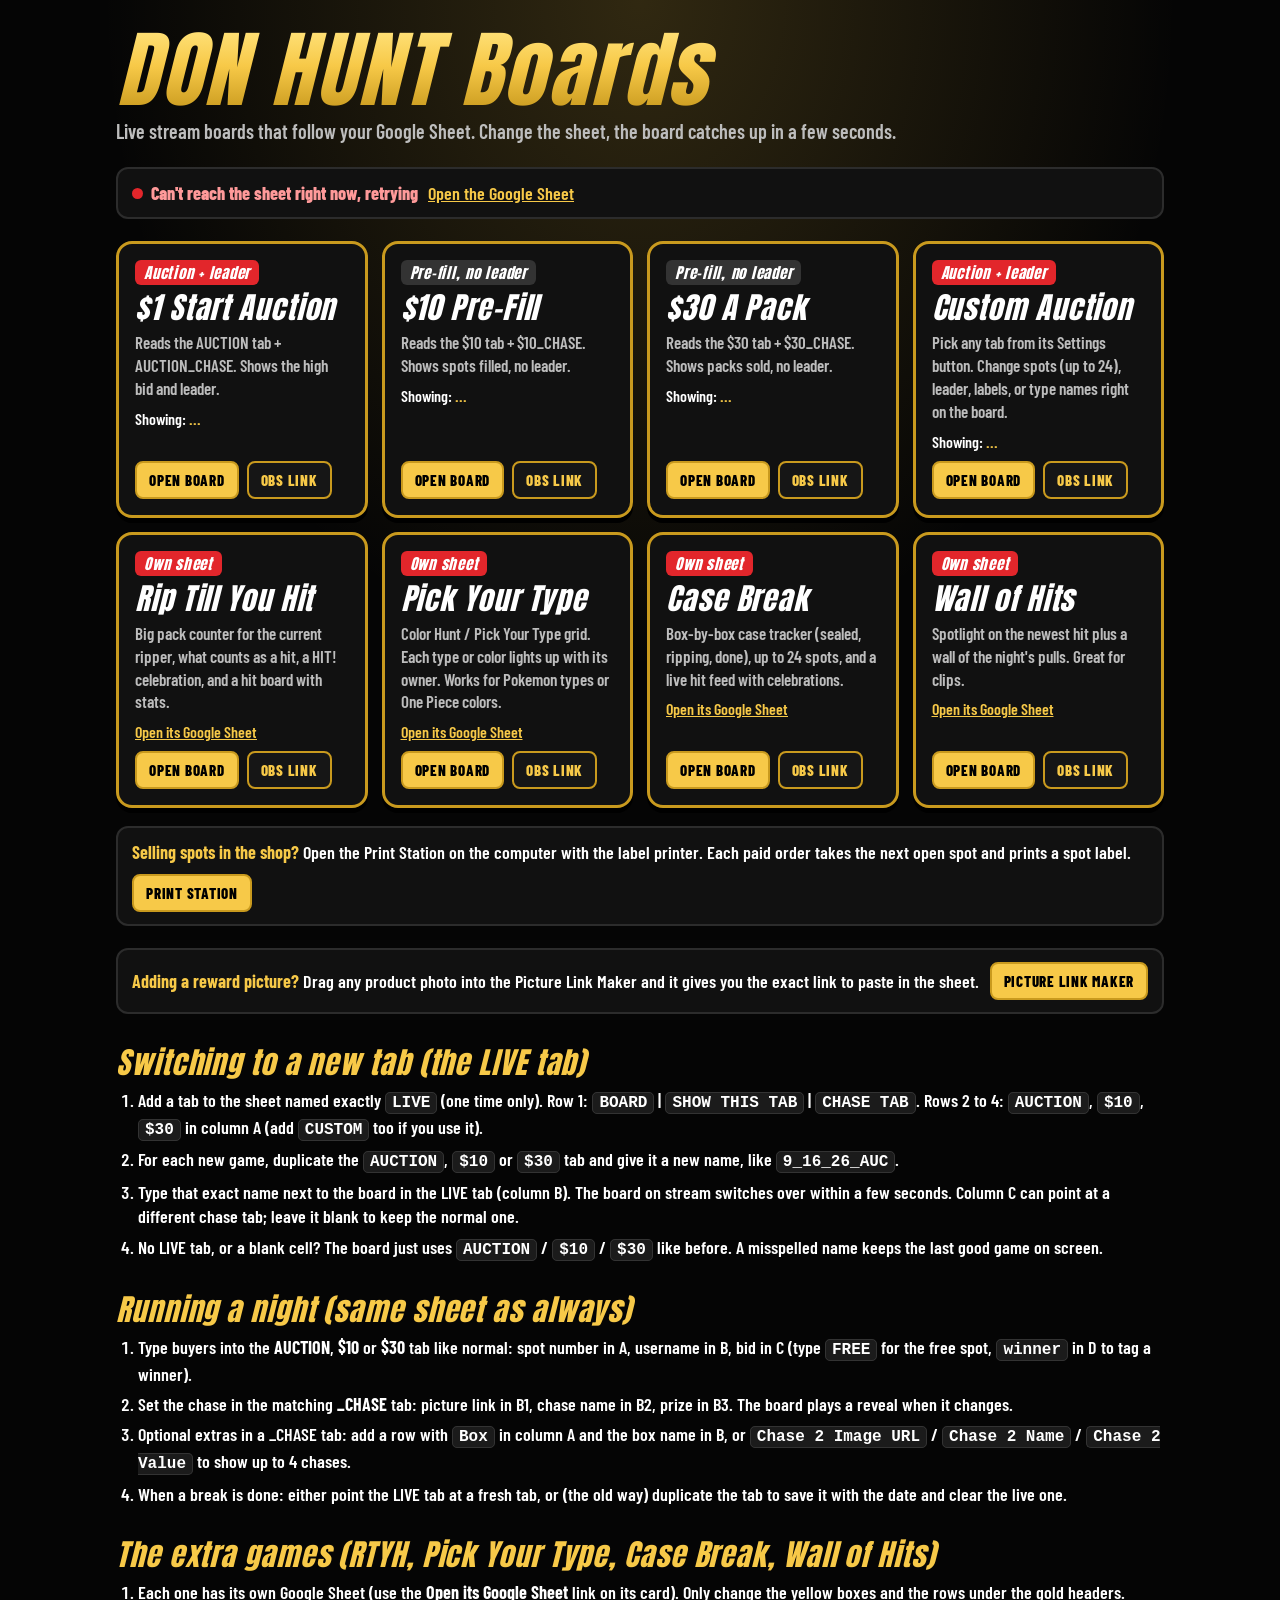
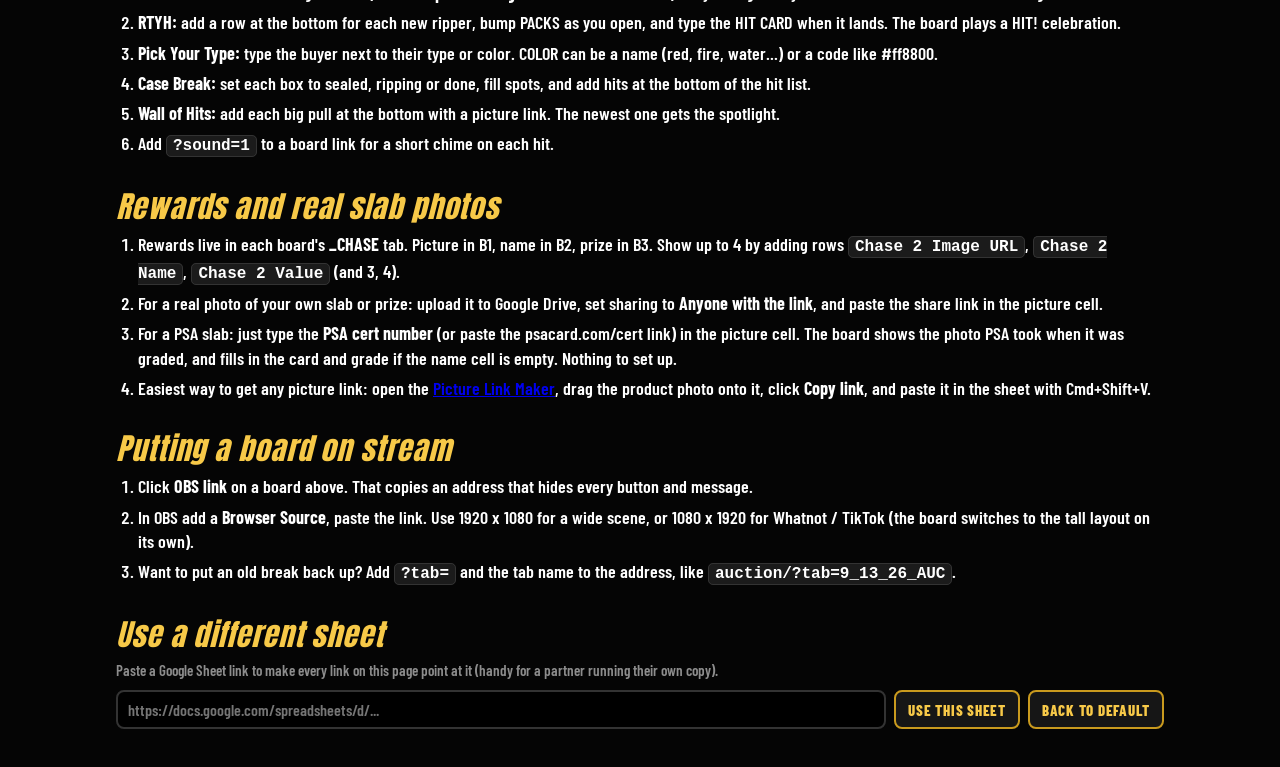
<file: index.html>
<!DOCTYPE html>
<html lang="en">
<head>
<meta charset="utf-8">
<meta name="viewport" content="width=device-width, initial-scale=1">
<title>DON HUNT Boards</title>
<link rel="icon" href="images/favicon.svg">
<link rel="preconnect" href="https://fonts.googleapis.com">
<link rel="preconnect" href="https://fonts.gstatic.com" crossorigin>
<link href="https://fonts.googleapis.com/css2?family=Anton&family=Barlow+Condensed:wght@500;600;700;800&display=swap" rel="stylesheet">
<style>
  :root { --bg:#050505; --panel:#111; --line:#2c2c2c; --gold:#f7c948; --gold-2:#ffe27a; --gold-3:#c99a1e; --green:#3ddc84; --red:#e2262b; --orange:#ff8a1f; --muted:#bdbdbd;
          --head:"Anton",Impact,sans-serif; --body:"Barlow Condensed","Arial Narrow",Arial,sans-serif; }
  * { box-sizing: border-box; }
  body { margin:0; color:#fff; font:600 18px/1.35 var(--body); background: radial-gradient(ellipse 60% 40% at 50% 0%, rgba(247,201,72,.18), transparent 70%), var(--bg); min-height:100vh; }
  .wrap { max-width: 1080px; margin: 0 auto; padding: 28px 16px 60px; }
  h1 { font: italic 400 clamp(44px, 8vw, 84px)/1 var(--head); margin: 0; letter-spacing:.03em;
       background: linear-gradient(180deg,var(--gold-2),var(--gold) 45%,var(--gold-3)); -webkit-background-clip:text; background-clip:text; color:transparent; }
  .lead { color: var(--muted); margin: 6px 0 22px; font-size: 20px; }
  .conn { display:flex; gap:10px; align-items:center; flex-wrap:wrap; background:var(--panel); border:2px solid var(--line); border-radius:12px; padding:12px 14px; margin-bottom:22px; }
  .dot { display:inline-flex; align-items:center; gap:8px; font-weight:800; }
  .dot::before { content:""; width:11px; height:11px; border-radius:50%; background:#777; }
  .dot.ok { color: var(--green); } .dot.ok::before { background: var(--green); box-shadow:0 0 8px var(--green); }
  .dot.err { color: #ff9a9a; } .dot.err::before { background: var(--red); }
  .conn a { color: var(--gold); }
  .cards { display:grid; grid-template-columns: repeat(auto-fit, minmax(240px, 1fr)); gap: 14px; }
  .card { background: var(--panel); border: 3px solid var(--gold-3); border-radius: 16px; padding: 16px; display:flex; flex-direction:column; gap:8px; box-shadow: 0 5px 0 #000; }
  .card h2 { font: italic 400 30px/1 var(--head); margin:0; letter-spacing:.03em; }
  .card .what { color: var(--muted); font-size: 17px; }
  .card .live { font-size: 16px; } .card .live b { color: var(--gold); }
  .tag { align-self:flex-start; font: italic 400 15px/1 var(--head); letter-spacing:.05em; padding:5px 9px; border-radius:6px; background: var(--red); }
  .tag.noleader { background:#333; }
  .btns { display:flex; gap:8px; flex-wrap:wrap; margin-top:auto; }
  .btn { font: 800 15px var(--body); text-transform:uppercase; letter-spacing:.05em; text-decoration:none; background:#161616; color:var(--gold); border:2px solid var(--gold-3); border-radius:8px; padding:8px 12px; cursor:pointer; }
  .btn:hover, .btn.primary { background: var(--gold); color:#000; }
  h3 { font: italic 400 30px/1 var(--head); color: var(--gold); margin: 34px 0 10px; letter-spacing:.03em; }
  ol { padding-left: 22px; margin: 0; } li { margin: 6px 0; }
  code { background:#1b1b1b; border:1px solid #333; border-radius:5px; padding:1px 6px; font-size: 16px; }
  .other { display:flex; gap:8px; flex-wrap:wrap; margin-top:10px; }
  .other input { flex:1 1 320px; background:#000; color:#fff; border:2px solid #333; border-radius:8px; padding:8px 10px; font: 600 16px var(--body); }
  .small { color:#8d8d8d; font-size:15px; }
</style>
</head>
<body>
<div class="wrap">
  <h1>DON HUNT Boards</h1>
  <div class="lead">Live stream boards that follow your Google Sheet. Change the sheet, the board catches up in a few seconds.</div>

  <div class="conn">
    <span class="dot" id="dot">Checking the sheet...</span>
    <span id="sheetlink"></span>
  </div>

  <div class="cards" id="cards"></div>

  <div class="conn" style="margin-top:18px;justify-content:space-between">
    <span><b style="color:var(--gold)">Selling spots in the shop?</b> Open the Print Station on the computer with the label printer. Each paid order takes the next open spot and prints a spot label.</span>
    <a class="btn primary" href="print/">Print Station</a>
  </div>
  <div class="conn" style="justify-content:space-between">
    <span><b style="color:var(--gold)">Adding a reward picture?</b> Drag any product photo into the Picture Link Maker and it gives you the exact link to paste in the sheet.</span>
    <a class="btn primary" href="picture/">Picture Link Maker</a>
  </div>

  <h3>Switching to a new tab (the LIVE tab)</h3>
  <ol>
    <li>Add a tab to the sheet named exactly <code>LIVE</code> (one time only). Row 1: <code>BOARD</code> | <code>SHOW THIS TAB</code> | <code>CHASE TAB</code>. Rows 2 to 4: <code>AUCTION</code>, <code>$10</code>, <code>$30</code> in column A (add <code>CUSTOM</code> too if you use it).</li>
    <li>For each new game, duplicate the <code>AUCTION</code>, <code>$10</code> or <code>$30</code> tab and give it a new name, like <code>9_16_26_AUC</code>.</li>
    <li>Type that exact name next to the board in the LIVE tab (column B). The board on stream switches over within a few seconds. Column C can point at a different chase tab; leave it blank to keep the normal one.</li>
    <li>No LIVE tab, or a blank cell? The board just uses <code>AUCTION</code> / <code>$10</code> / <code>$30</code> like before. A misspelled name keeps the last good game on screen.</li>
  </ol>

  <h3>Running a night (same sheet as always)</h3>
  <ol>
    <li>Type buyers into the <b>AUCTION</b>, <b>$10</b> or <b>$30</b> tab like normal: spot number in A, username in B, bid in C (type <code>FREE</code> for the free spot, <code>winner</code> in D to tag a winner).</li>
    <li>Set the chase in the matching <b>_CHASE</b> tab: picture link in B1, chase name in B2, prize in B3. The board plays a reveal when it changes.</li>
    <li>Optional extras in a _CHASE tab: add a row with <code>Box</code> in column A and the box name in B, or <code>Chase 2 Image URL</code> / <code>Chase 2 Name</code> / <code>Chase 2 Value</code> to show up to 4 chases.</li>
    <li>When a break is done: either point the LIVE tab at a fresh tab, or (the old way) duplicate the tab to save it with the date and clear the live one.</li>
  </ol>

  <h3>The extra games (RTYH, Pick Your Type, Case Break, Wall of Hits)</h3>
  <ol>
    <li>Each one has its own Google Sheet (use the <b>Open its Google Sheet</b> link on its card). Only change the yellow boxes and the rows under the gold headers.</li>
    <li><b>RTYH:</b> add a row at the bottom for each new ripper, bump PACKS as you open, and type the HIT CARD when it lands. The board plays a HIT! celebration.</li>
    <li><b>Pick Your Type:</b> type the buyer next to their type or color. COLOR can be a name (red, fire, water...) or a code like #ff8800.</li>
    <li><b>Case Break:</b> set each box to sealed, ripping or done, fill spots, and add hits at the bottom of the hit list.</li>
    <li><b>Wall of Hits:</b> add each big pull at the bottom with a picture link. The newest one gets the spotlight.</li>
    <li>Add <code>?sound=1</code> to a board link for a short chime on each hit.</li>
  </ol>

  <h3>Rewards and real slab photos</h3>
  <ol>
    <li>Rewards live in each board's <b>_CHASE</b> tab. Picture in B1, name in B2, prize in B3. Show up to 4 by adding rows <code>Chase 2 Image URL</code>, <code>Chase 2 Name</code>, <code>Chase 2 Value</code> (and 3, 4).</li>
    <li>For a real photo of your own slab or prize: upload it to Google Drive, set sharing to <b>Anyone with the link</b>, and paste the share link in the picture cell.</li>
    <li>For a PSA slab: just type the <b>PSA cert number</b> (or paste the psacard.com/cert link) in the picture cell. The board shows the photo PSA took when it was graded, and fills in the card and grade if the name cell is empty. Nothing to set up.</li>
    <li>Easiest way to get any picture link: open the <a href="picture/">Picture Link Maker</a>, drag the product photo onto it, click <b>Copy link</b>, and paste it in the sheet with Cmd+Shift+V.</li>
  </ol>

  <h3>Putting a board on stream</h3>
  <ol>
    <li>Click <b>OBS link</b> on a board above. That copies an address that hides every button and message.</li>
    <li>In OBS add a <b>Browser Source</b>, paste the link. Use 1920 x 1080 for a wide scene, or 1080 x 1920 for Whatnot / TikTok (the board switches to the tall layout on its own).</li>
    <li>Want to put an old break back up? Add <code>?tab=</code> and the tab name to the address, like <code>auction/?tab=9_13_26_AUC</code>.</li>
  </ol>

  <h3>Use a different sheet</h3>
  <div class="small">Paste a Google Sheet link to make every link on this page point at it (handy for a partner running their own copy).</div>
  <div class="other"><input id="other" placeholder="https://docs.google.com/spreadsheets/d/..."><button class="btn" id="useOther">Use this sheet</button><button class="btn" id="resetOther">Back to default</button></div>
</div>

<script src="assets/config.js"></script>
<script src="assets/sheet.js"></script>
<script>
(function () {
  const S = window.DonHuntSheet;
  const P = new URLSearchParams(location.search);
  const BOARDS = [
    { key: 'auction', path: 'auction/', name: '$1 Start Auction', what: 'Reads the AUCTION tab + AUCTION_CHASE. Shows the high bid and leader.', leader: true, tab: 'AUCTION' },
    { key: 'prefill', path: 'prefill/', name: '$10 Pre-Fill', what: 'Reads the $10 tab + $10_CHASE. Shows spots filled, no leader.', leader: false, tab: '$10' },
    { key: 'pack', path: 'pack/', name: '$30 A Pack', what: 'Reads the $30 tab + $30_CHASE. Shows packs sold, no leader.', leader: false, tab: '$30' },
    { key: 'custom', path: 'custom/', name: 'Custom Auction', what: 'Pick any tab from its Settings button. Change spots (up to 24), leader, labels, or type names right on the board.', leader: true, tab: 'AUCTION' },
    { key: 'rtyh', path: 'rtyh/', name: 'Rip Till You Hit', what: 'Big pack counter for the current ripper, what counts as a hit, a HIT! celebration, and a hit board with stats.', game: true },
    { key: 'types', path: 'types/', name: 'Pick Your Type', what: 'Color Hunt / Pick Your Type grid. Each type or color lights up with its owner. Works for Pokemon types or One Piece colors.', game: true },
    { key: 'case', path: 'case/', name: 'Case Break', what: 'Box-by-box case tracker (sealed, ripping, done), up to 24 spots, and a live hit feed with celebrations.', game: true },
    { key: 'hits', path: 'hits/', name: 'Wall of Hits', what: 'Spotlight on the newest hit plus a wall of the night\'s pulls. Great for clips.', game: true },
  ];
  const GS = (window.DONHUNT_CONFIG || {}).gameSheets || {};
  const sheetParam = P.get('sheet') ? '?sheet=' + encodeURIComponent(S.SHEET_ID) : '';
  const cards = document.getElementById('cards');
  BOARDS.forEach(b => {
    const c = document.createElement('div'); c.className = 'card';
    const url = b.path + (b.game ? '' : sheetParam);
    const obs = new URL(b.path, location.href); if (sheetParam && !b.game) obs.searchParams.set('sheet', S.SHEET_ID); obs.searchParams.set('clean', '1');
    const gsid = b.game ? GS[b.key] : '';
    c.innerHTML = `<span class="tag ${b.leader || b.game ? '' : 'noleader'}">${b.game ? 'Own sheet' : b.leader ? 'Auction + leader' : 'Pre-fill, no leader'}</span>
      <h2></h2><div class="what"></div>${b.game ? (gsid ? `<div class="live"><a href="https://docs.google.com/spreadsheets/d/${gsid}/edit" target="_blank" rel="noopener" style="color:var(--gold)">Open its Google Sheet</a></div>` : '<div class="live">Sheet not connected yet</div>') : `<div class="live" data-key="${b.key}" data-tab="${b.tab}">Showing: <b>...</b></div>`}
      <div class="btns"><a class="btn primary" href="${url}">Open board</a><button class="btn" data-obs="${obs.href}">OBS link</button></div>`;
    c.querySelector('h2').textContent = b.name;
    c.querySelector('.what').textContent = b.what;
    cards.appendChild(c);
  });
  cards.addEventListener('click', e => {
    const b = e.target.closest('[data-obs]'); if (!b) return;
    const done = () => { b.textContent = 'Copied!'; setTimeout(() => b.textContent = 'OBS link', 1800); };
    (navigator.clipboard ? navigator.clipboard.writeText(b.dataset.obs) : Promise.reject()).then(done, () => { prompt('Copy this link:', b.dataset.obs); });
  });

  const dot = document.getElementById('dot');
  if (S.SHEET_ID) {
    const a = document.createElement('a'); a.href = S.BASE + '/edit'; a.target = '_blank'; a.rel = 'noopener'; a.textContent = 'Open the Google Sheet';
    document.getElementById('sheetlink').appendChild(a);
  }
  async function check() {
    if (!S.SHEET_ID) { dot.className = 'dot err'; dot.textContent = 'No Google Sheet connected yet (add its ID in assets/config.js)'; return; }
    const lv = await S.readLive();
    const live = lv.ok ? lv.boards : {};
    const lines = [...document.querySelectorAll('.live[data-tab]')];
    const res = await Promise.all(lines.map(l => {
      const row = live[l.dataset.key];
      return S.readTab((row && row.tab) || l.dataset.tab).then(r => ({ r, tab: (row && row.tab) || l.dataset.tab }));
    }));
    if (!lv.ok && lv.reason !== 'notab') {
      dot.className = 'dot err';
      dot.textContent = lv.reason === 'private' ? 'Sheet is private: set Share > Anyone with the link > Viewer' : 'Can\'t reach the sheet right now, retrying';
      return;
    }
    dot.className = 'dot ok';
    dot.textContent = lv.ok ? 'Sheet connected (following the LIVE tab)' : 'Sheet connected (no LIVE tab, using AUCTION / $10 / $30)';
    lines.forEach((l, i) => {
      const { r, tab } = res[i];
      const n = r.ok ? r.rows.filter(x => /^\d+$/.test((x[0] || '').trim()) && +x[0] <= 24 && (x[1] || '').trim()).length : null;
      l.querySelector('b').textContent = r.ok ? tab + ' (' + n + '/24 filled)' : tab + ' - tab not found';
    });
  }
  check(); setInterval(check, 8000);

  document.getElementById('useOther').onclick = () => {
    const id = S.sheetIdFrom(document.getElementById('other').value);
    if (!id) { alert('That doesn\'t look like a Google Sheet link.'); return; }
    location.search = '?sheet=' + encodeURIComponent(id);
  };
  document.getElementById('resetOther').onclick = () => { location.search = ''; };
})();
</script>
</body>
</html>
</file>
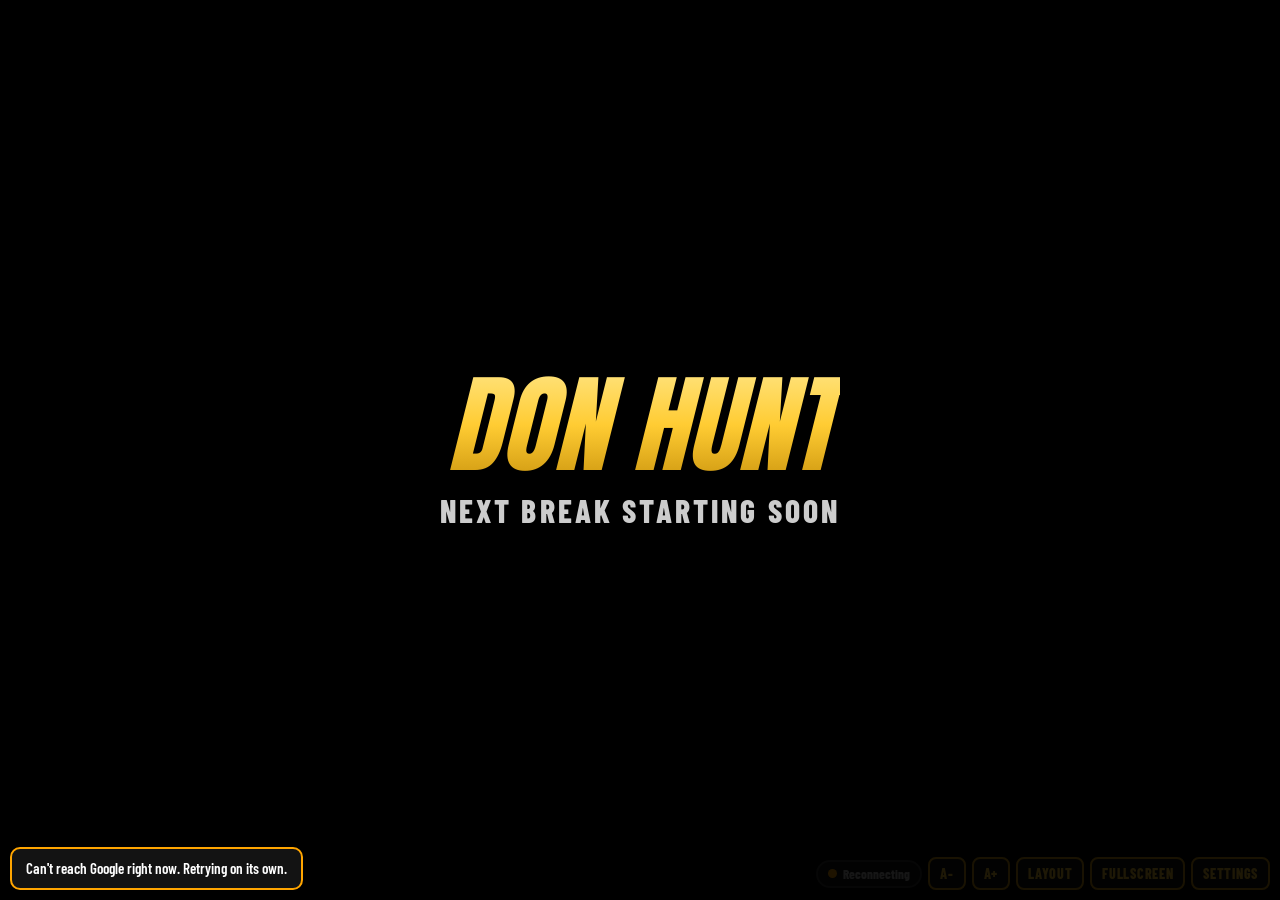
<file: auction/index.html>
<!DOCTYPE html>
<html lang="en">
<head>
<meta charset="utf-8">
<meta name="viewport" content="width=device-width, initial-scale=1">
<title>DON HUNT - $1 Start Auction</title>
<link rel="icon" href="../images/favicon.svg">
<link rel="preconnect" href="https://fonts.googleapis.com">
<link rel="preconnect" href="https://fonts.gstatic.com" crossorigin>
<link href="https://fonts.googleapis.com/css2?family=Anton&family=Barlow+Condensed:wght@500;600;700;800;900&display=swap" rel="stylesheet">
<link rel="stylesheet" href="../assets/board.css">
</head>
<body data-type="auction">
<script src="../assets/config.js"></script>
<script src="../assets/sheet.js"></script>
<script src="../assets/images.js"></script>
<script src="../assets/board.js"></script>
</body>
</html>
</file>
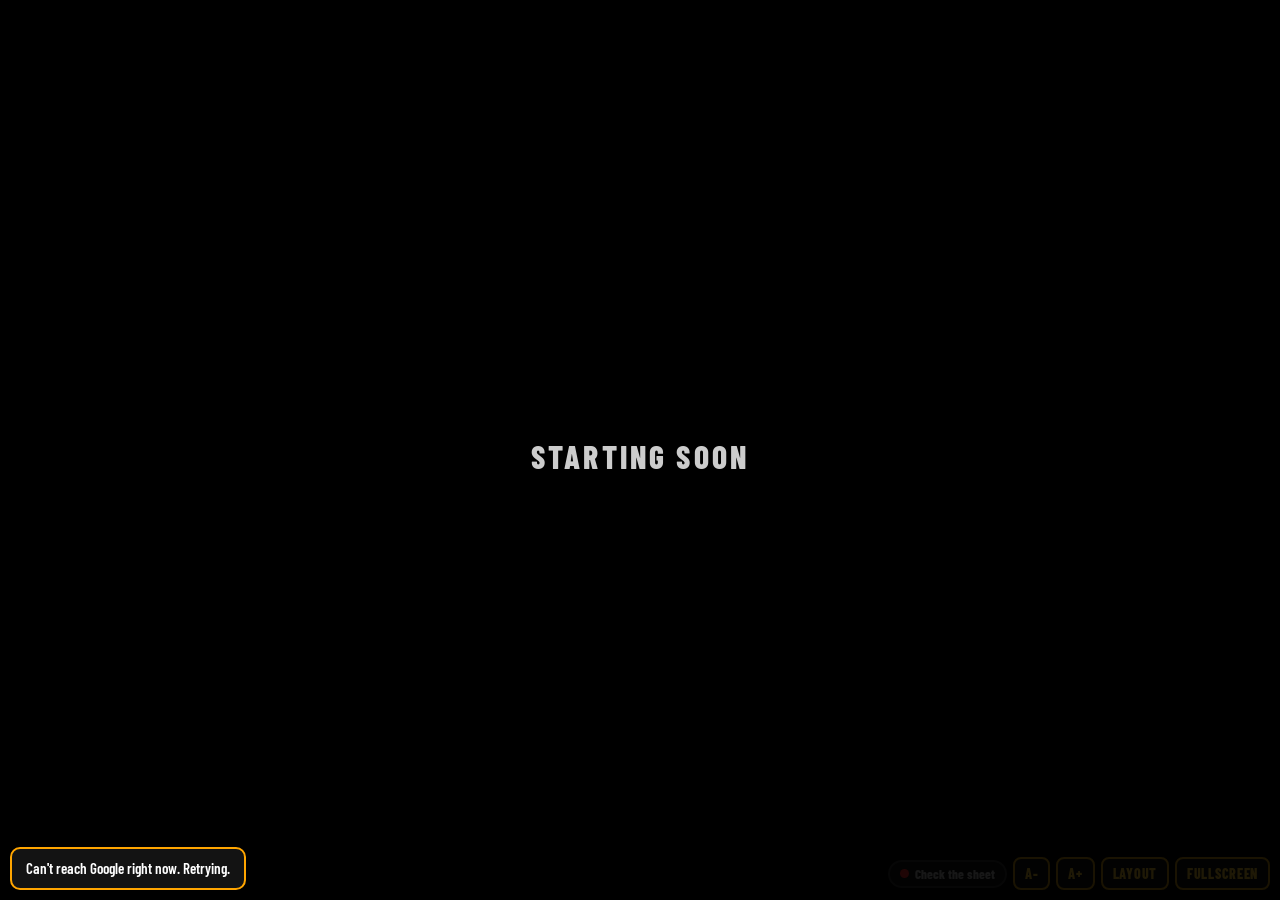
<file: case/index.html>
<!DOCTYPE html>
<html lang="en">
<head>
<meta charset="utf-8">
<meta name="viewport" content="width=device-width, initial-scale=1">
<title>Case Break</title>
<link rel="icon" href="../images/favicon.svg">
<link rel="preconnect" href="https://fonts.googleapis.com">
<link rel="preconnect" href="https://fonts.gstatic.com" crossorigin>
<link href="https://fonts.googleapis.com/css2?family=Anton&family=Barlow+Condensed:wght@500;600;700;800;900&display=swap" rel="stylesheet">
<link rel="stylesheet" href="../assets/games.css">
</head>
<body data-game="case">
<script src="../assets/config.js"></script>
<script>(function(){var c=window.DONHUNT_CONFIG||{};if(c.gameSheets&&c.gameSheets["case"])c.sheetId=c.gameSheets["case"];else c.sheetId="";})();</script>
<script src="../assets/sheet.js"></script>
<script src="../assets/images.js"></script>
<script src="../assets/games.js"></script>
</body>
</html>
</file>
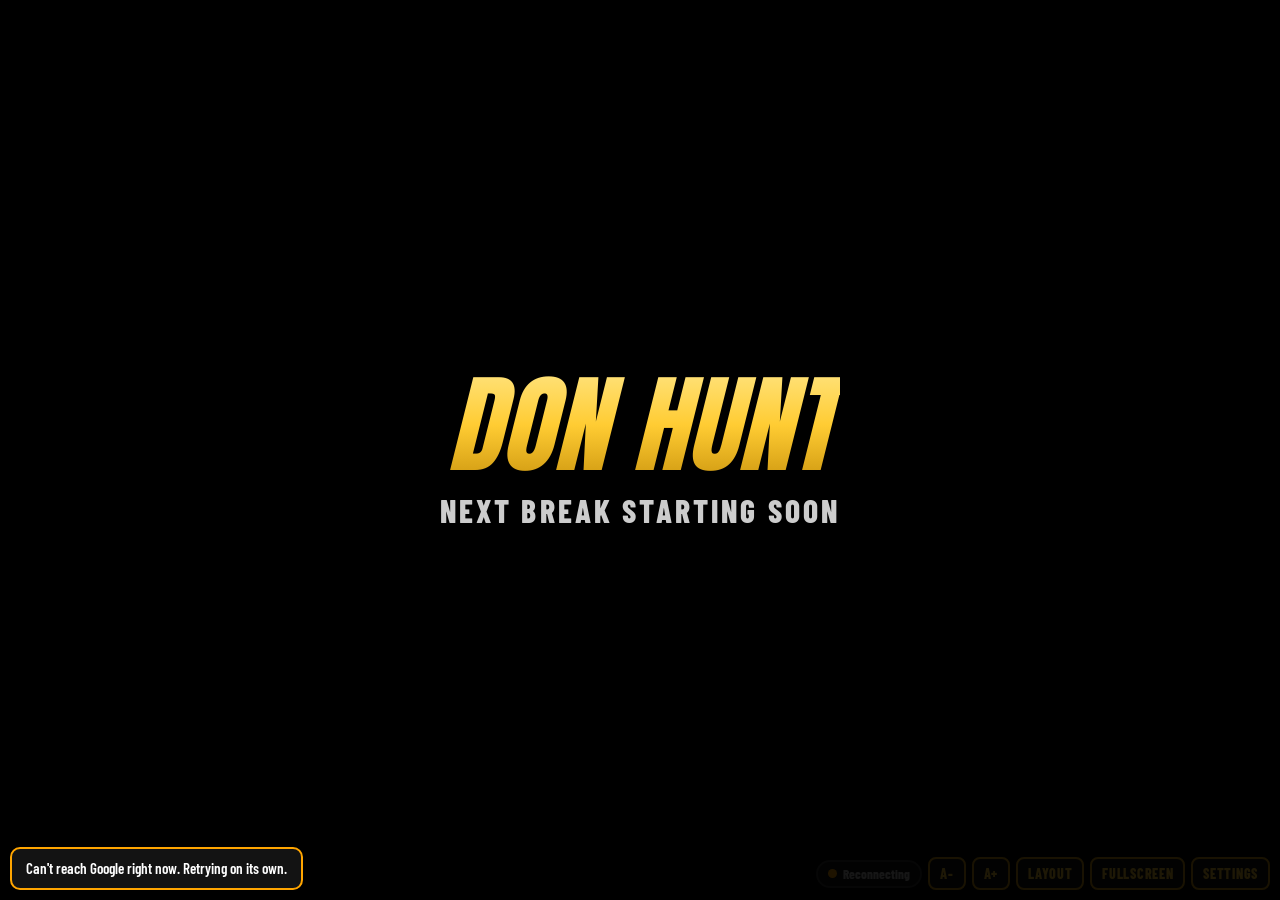
<file: custom/index.html>
<!DOCTYPE html>
<html lang="en">
<head>
<meta charset="utf-8">
<meta name="viewport" content="width=device-width, initial-scale=1">
<title>DON HUNT - Custom Auction</title>
<link rel="icon" href="../images/favicon.svg">
<link rel="preconnect" href="https://fonts.googleapis.com">
<link rel="preconnect" href="https://fonts.gstatic.com" crossorigin>
<link href="https://fonts.googleapis.com/css2?family=Anton&family=Barlow+Condensed:wght@500;600;700;800;900&display=swap" rel="stylesheet">
<link rel="stylesheet" href="../assets/board.css">
</head>
<body data-type="custom">
<script src="../assets/config.js"></script>
<script src="../assets/sheet.js"></script>
<script src="../assets/images.js"></script>
<script src="../assets/board.js"></script>
</body>
</html>
</file>
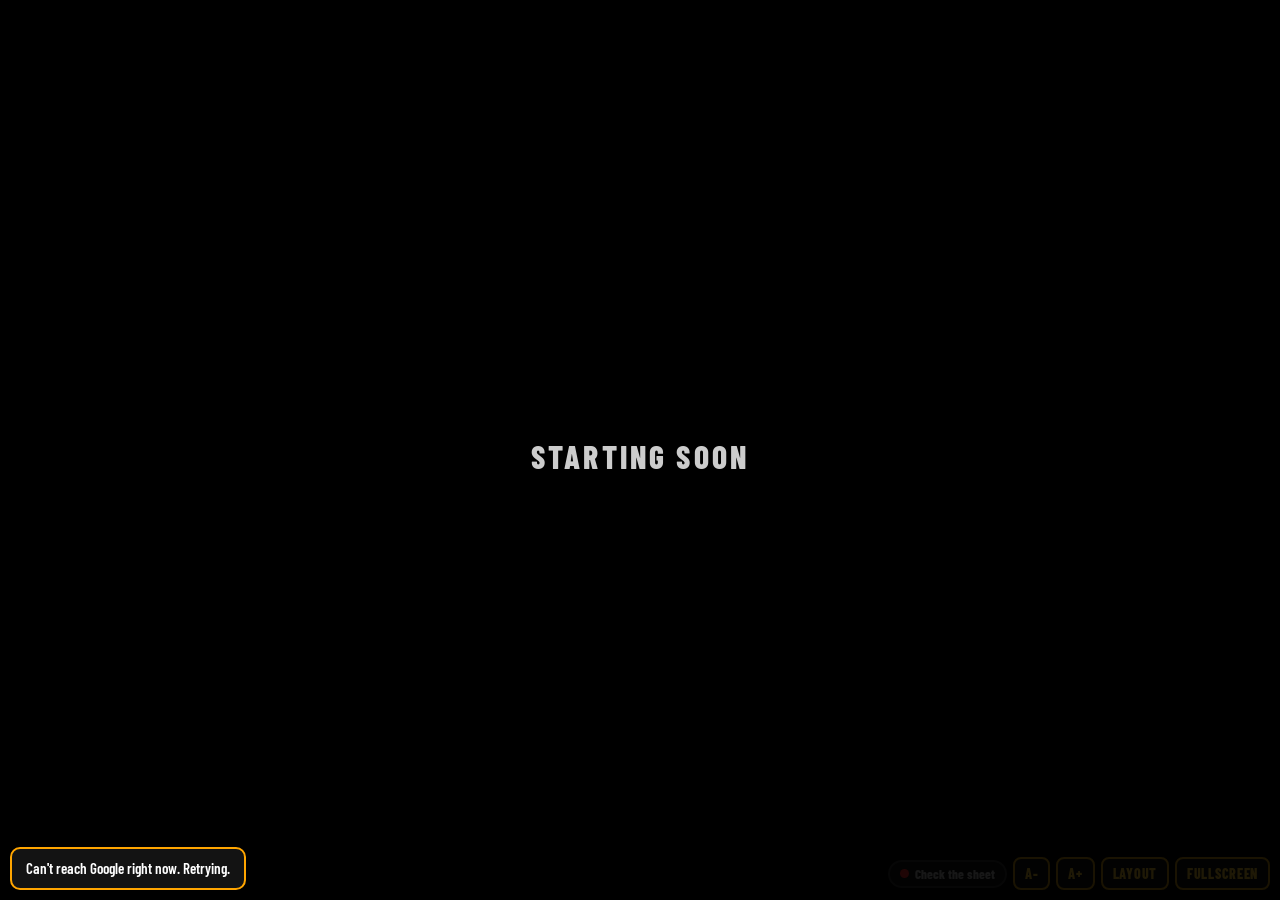
<file: hits/index.html>
<!DOCTYPE html>
<html lang="en">
<head>
<meta charset="utf-8">
<meta name="viewport" content="width=device-width, initial-scale=1">
<title>Wall of Hits</title>
<link rel="icon" href="../images/favicon.svg">
<link rel="preconnect" href="https://fonts.googleapis.com">
<link rel="preconnect" href="https://fonts.gstatic.com" crossorigin>
<link href="https://fonts.googleapis.com/css2?family=Anton&family=Barlow+Condensed:wght@500;600;700;800;900&display=swap" rel="stylesheet">
<link rel="stylesheet" href="../assets/games.css">
</head>
<body data-game="hits">
<script src="../assets/config.js"></script>
<script>(function(){var c=window.DONHUNT_CONFIG||{};if(c.gameSheets&&c.gameSheets["hits"])c.sheetId=c.gameSheets["hits"];else c.sheetId="";})();</script>
<script src="../assets/sheet.js"></script>
<script src="../assets/images.js"></script>
<script src="../assets/games.js"></script>
</body>
</html>
</file>
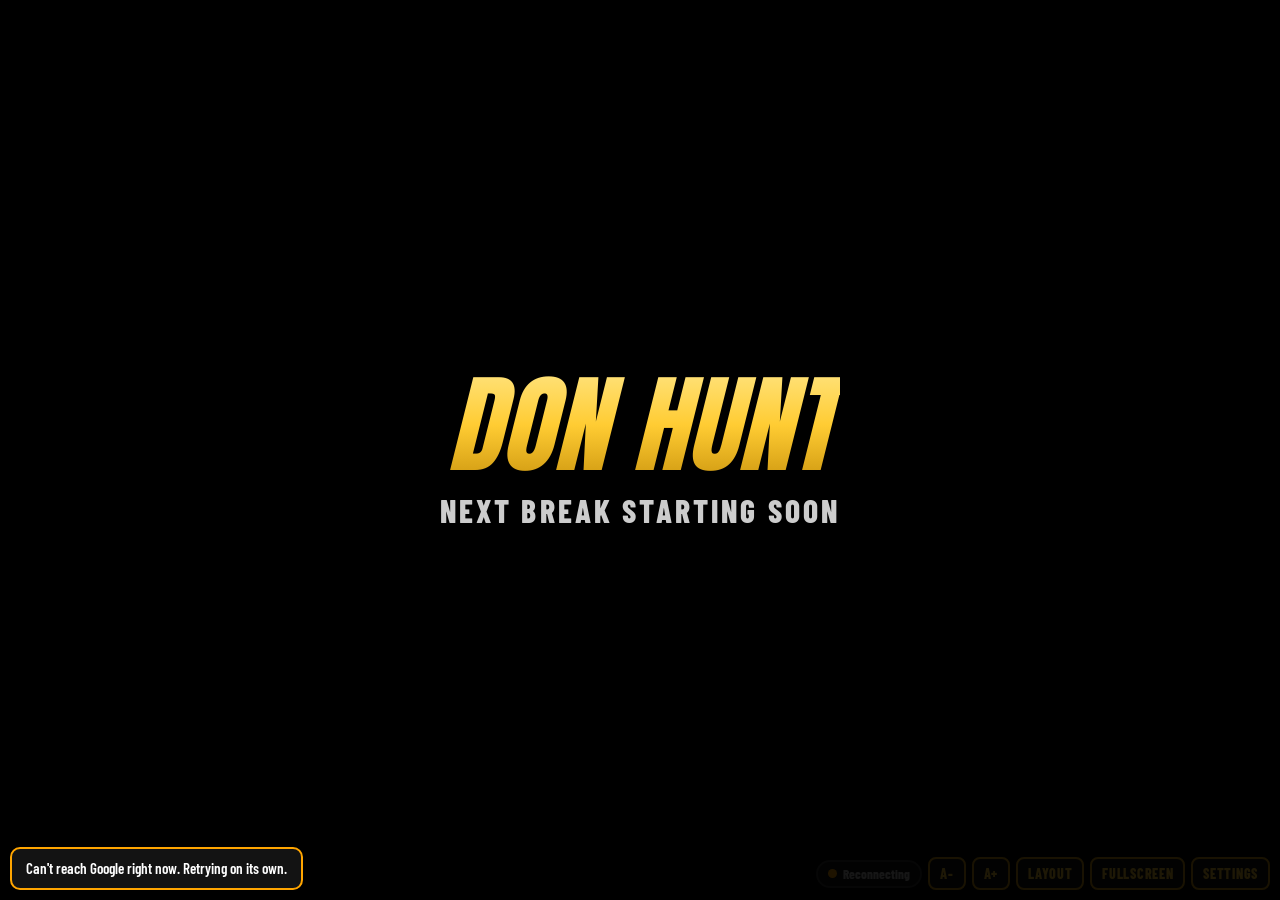
<file: pack/index.html>
<!DOCTYPE html>
<html lang="en">
<head>
<meta charset="utf-8">
<meta name="viewport" content="width=device-width, initial-scale=1">
<title>DON HUNT - $30 A Pack</title>
<link rel="icon" href="../images/favicon.svg">
<link rel="preconnect" href="https://fonts.googleapis.com">
<link rel="preconnect" href="https://fonts.gstatic.com" crossorigin>
<link href="https://fonts.googleapis.com/css2?family=Anton&family=Barlow+Condensed:wght@500;600;700;800;900&display=swap" rel="stylesheet">
<link rel="stylesheet" href="../assets/board.css">
</head>
<body data-type="pack">
<script src="../assets/config.js"></script>
<script src="../assets/sheet.js"></script>
<script src="../assets/images.js"></script>
<script src="../assets/board.js"></script>
</body>
</html>
</file>
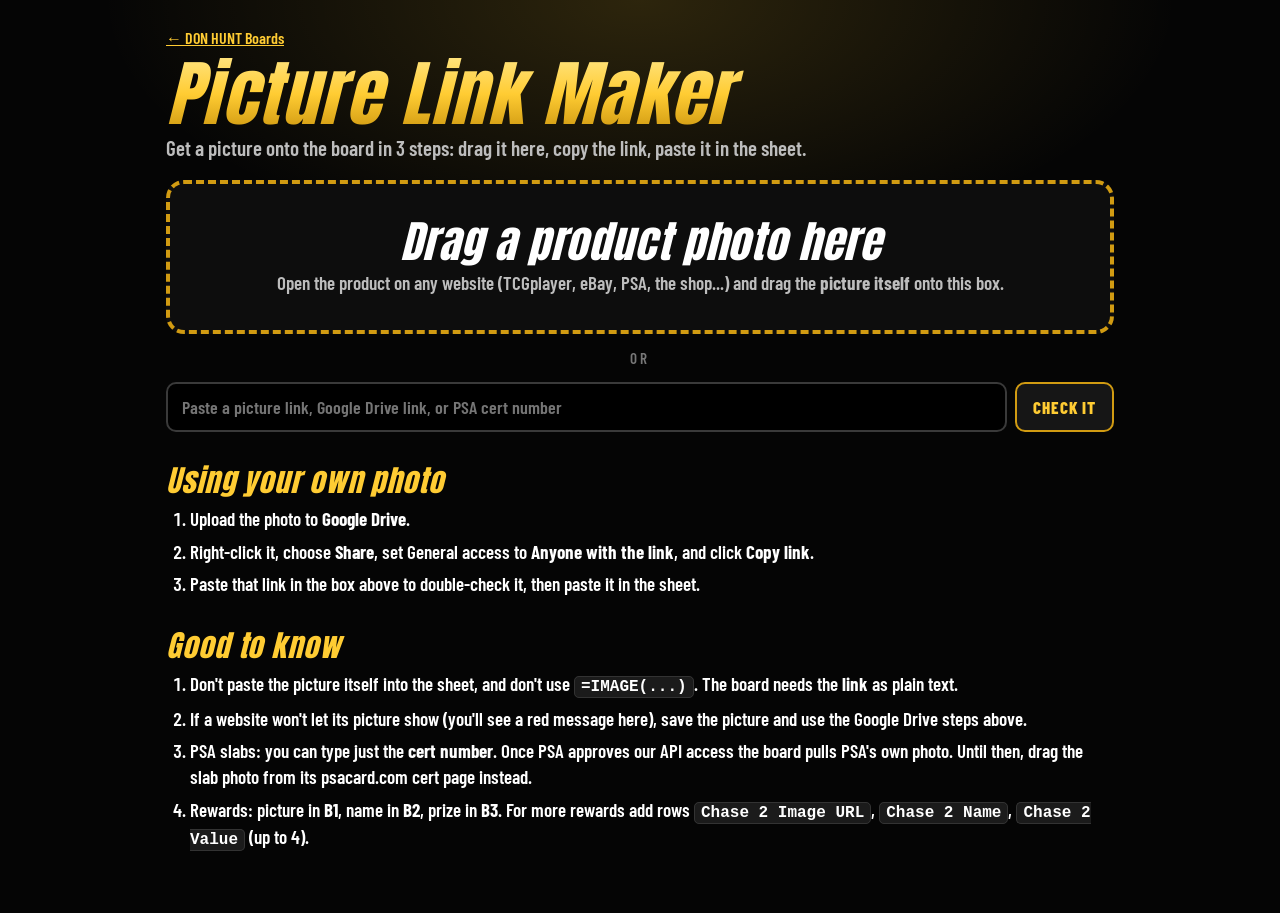
<file: picture/index.html>
<!DOCTYPE html>
<html lang="en">
<head>
<meta charset="utf-8">
<meta name="viewport" content="width=device-width, initial-scale=1">
<title>DON HUNT Picture Link Maker</title>
<link rel="icon" href="../images/favicon.svg">
<link rel="preconnect" href="https://fonts.googleapis.com">
<link rel="preconnect" href="https://fonts.gstatic.com" crossorigin>
<link href="https://fonts.googleapis.com/css2?family=Anton&family=Barlow+Condensed:wght@500;600;700;800&display=swap" rel="stylesheet">
<style>
  :root { --bg:#050505; --panel:#111; --line:#2c2c2c; --gold:#ffcc33; --gold-2:#ffe27a; --gold-3:#d19b12; --green:#2fe07f; --red:#ff4d4d; --orange:#ff9d2e; --muted:#bdbdbd;
          --head:"Anton",Impact,sans-serif; --body:"Barlow Condensed","Arial Narrow",Arial,sans-serif; }
  * { box-sizing: border-box; }
  body { margin:0; color:#fff; font:600 19px/1.35 var(--body); background: radial-gradient(ellipse 60% 40% at 50% 0%, rgba(255,204,51,.16), transparent 70%), var(--bg); min-height:100vh; }
  .wrap { max-width: 980px; margin: 0 auto; padding: 24px 16px 60px; }
  a { color: var(--gold); }
  .back { font-size: 16px; }
  h1 { font: italic 400 clamp(40px, 7vw, 72px)/1 var(--head); margin: 8px 0 4px; letter-spacing:.02em;
       background: linear-gradient(180deg,var(--gold-2),var(--gold) 50%,var(--gold-3)); -webkit-background-clip:text; background-clip:text; color:transparent; }
  .lead { color: var(--muted); margin: 0 0 18px; font-size: 21px; }
  .drop { border: 4px dashed var(--gold-3); border-radius: 18px; background: #0d0d0d; padding: 34px 18px; text-align: center; transition: background .15s, border-color .15s; }
  .drop.over { background: #1d1705; border-color: var(--gold); }
  .drop .big { font: italic 400 clamp(28px, 4.4vw, 44px)/1.05 var(--head); letter-spacing: .02em; }
  .drop .small { color: var(--muted); margin-top: 6px; }
  .or { text-align: center; color: #777; margin: 14px 0; letter-spacing: .2em; font-size: 15px; }
  .pastebox { display: flex; gap: 8px; flex-wrap: wrap; }
  .pastebox input { flex: 1 1 320px; min-width: 0; background: #000; color: #fff; border: 2px solid #3a3a3a; border-radius: 10px; padding: 12px 14px; font: 600 18px var(--body); }
  .btn { font: 800 17px var(--body); text-transform: uppercase; letter-spacing: .05em; background: #161616; color: var(--gold); border: 2px solid var(--gold-3); border-radius: 10px; padding: 11px 16px; cursor: pointer; text-decoration: none; display: inline-block; }
  .btn:hover { background: var(--gold); color: #000; }
  .btn.primary { background: var(--gold); color: #000; font-size: 22px; padding: 14px 22px; }
  .btn.primary:hover { background: var(--gold-2); }
  .result { margin-top: 22px; display: grid; grid-template-columns: minmax(0, 300px) minmax(0, 1fr); gap: 18px; background: var(--panel); border: 3px solid var(--line); border-radius: 18px; padding: 16px; }
  .result.good { border-color: var(--green); } .result.warn { border-color: var(--orange); } .result.bad { border-color: var(--red); }
  @media (max-width: 700px) { .result { grid-template-columns: 1fr; } }
  .preview { background: #0d0d0d; border: 4px solid var(--gold); border-radius: 14px; overflow: hidden; display: flex; flex-direction: column; min-height: 280px; }
  .preview .head { background: #ff2b2b; text-align: center; font: italic 400 26px/1.3 var(--head); letter-spacing: .12em; }
  .preview .imgbox { flex: 1; display: grid; place-items: center; padding: 10px; min-height: 220px; }
  .preview img { max-width: 100%; max-height: 260px; object-fit: contain; }
  .preview .empty { color: #555; font: italic 400 22px var(--head); text-transform: uppercase; }
  .verdict { font: italic 400 30px/1.1 var(--head); letter-spacing: .02em; margin-bottom: 6px; }
  .good .verdict { color: var(--green); } .warn .verdict { color: var(--orange); } .bad .verdict { color: var(--red); }
  .why { color: #ddd; margin-bottom: 12px; }
  .linkout { width: 100%; background: #000; color: #9fd; border: 2px solid #333; border-radius: 8px; padding: 10px; font: 500 14px ui-monospace, Menlo, monospace; margin-bottom: 12px; }
  .next { margin-top: 12px; color: var(--muted); font-size: 17px; }
  .next b { color: #fff; }
  h3 { font: italic 400 30px/1 var(--head); color: var(--gold); margin: 34px 0 10px; letter-spacing: .03em; }
  ol { padding-left: 24px; margin: 0; } li { margin: 7px 0; }
  code, kbd { background:#1b1b1b; border:1px solid #333; border-radius:5px; padding:1px 6px; font-size: 16px; }
  [hidden] { display: none !important; }
</style>
</head>
<body>
<div class="wrap">
  <a class="back" href="../">&larr; DON HUNT Boards</a>
  <h1>Picture Link Maker</h1>
  <div class="lead">Get a picture onto the board in 3 steps: drag it here, copy the link, paste it in the sheet.</div>

  <div class="drop" id="drop">
    <div class="big">Drag a product photo here</div>
    <div class="small">Open the product on any website (TCGplayer, eBay, PSA, the shop...) and drag the <b>picture itself</b> onto this box.</div>
  </div>
  <div class="or">OR</div>
  <div class="pastebox">
    <input id="paste" placeholder="Paste a picture link, Google Drive link, or PSA cert number" autocomplete="off">
    <button class="btn" id="check">Check it</button>
  </div>

  <div class="result" id="result" hidden>
    <div class="preview">
      <div class="head">Chase</div>
      <div class="imgbox" id="imgbox"><div class="empty">No picture</div></div>
    </div>
    <div>
      <div class="verdict" id="verdict"></div>
      <div class="why" id="why"></div>
      <div id="linkArea" hidden>
        <input class="linkout" id="linkout" readonly>
        <button class="btn primary" id="copy">Copy link</button>
        <div class="next"><b>Next:</b> in the Google Sheet, click the picture cell of the <b>_CHASE</b> tab (B1 for the main chase) and paste with <kbd>Cmd</kbd>+<kbd>Shift</kbd>+<kbd>V</kbd> (Windows: <kbd>Ctrl</kbd>+<kbd>Shift</kbd>+<kbd>V</kbd>). The board updates in a few seconds.</div>
      </div>
      <div id="extra"></div>
    </div>
  </div>

  <h3>Using your own photo</h3>
  <ol>
    <li>Upload the photo to <b>Google Drive</b>.</li>
    <li>Right-click it, choose <b>Share</b>, set General access to <b>Anyone with the link</b>, and click <b>Copy link</b>.</li>
    <li>Paste that link in the box above to double-check it, then paste it in the sheet.</li>
  </ol>

  <h3>Good to know</h3>
  <ol>
    <li>Don't paste the picture itself into the sheet, and don't use <code>=IMAGE(...)</code>. The board needs the <b>link</b> as plain text.</li>
    <li>If a website won't let its picture show (you'll see a red message here), save the picture and use the Google Drive steps above.</li>
    <li>PSA slabs: you can type just the <b>cert number</b>. Once PSA approves our API access the board pulls PSA's own photo. Until then, drag the slab photo from its psacard.com cert page instead.</li>
    <li>Rewards: picture in <b>B1</b>, name in <b>B2</b>, prize in <b>B3</b>. For more rewards add rows <code>Chase 2 Image URL</code>, <code>Chase 2 Name</code>, <code>Chase 2 Value</code> (up to 4).</li>
  </ol>
</div>

<script src="../assets/images.js"></script>
<script>
(function () {
  const IMG = window.DonHuntImages;
  const $ = id => document.getElementById(id);
  const drop = $('drop'), result = $('result');

  function show(state, verdict, why, link, extraHtml) {
    result.hidden = false;
    result.className = 'result ' + state;
    $('verdict').textContent = verdict;
    $('why').textContent = why || '';
    $('linkArea').hidden = !link;
    $('linkout').value = link || '';
    $('copy').textContent = 'Copy link';
    $('extra').innerHTML = extraHtml || '';
    result.scrollIntoView({ behavior: 'smooth', block: 'nearest' });
  }
  function preview(url) {
    const box = $('imgbox');
    box.innerHTML = '';
    if (!url) { box.innerHTML = '<div class="empty">No picture</div>'; return; }
    const im = new Image(); im.referrerPolicy = 'no-referrer'; im.src = url; im.alt = '';
    box.appendChild(im);
  }

  async function handle(raw, fromDrop) {
    raw = String(raw || '').trim();
    if (!raw) return;
    const f = IMG.fixImageLink(raw);
    if (f.kind === 'cert') {
      preview('');
      return show('warn', 'PSA cert ' + f.cert, 'Typing the cert number works once PSA approves our API access. For now, open the cert page and drag the slab photo onto the box above.', f.cert,
        '<p><a class="btn" target="_blank" rel="noopener" href="https://www.psacard.com/cert/' + f.cert + '">Open PSA cert ' + f.cert + '</a></p>');
    }
    if (f.kind === 'page') {
      preview('');
      return show('bad', 'That\'s a web page, not a picture', 'Open that page, then drag the product photo itself onto the box above (or right-click the photo and choose Copy Image Address).', '',
        '<p><a class="btn" target="_blank" rel="noopener" href="' + f.page.replace(/"/g, '&quot;') + '">Open that page</a></p>');
    }
    if (f.kind !== 'image' && f.kind !== 'drive') {
      preview('');
      return show('bad', 'That isn\'t a link', 'Drag the picture onto the box above, or paste a link that starts with https://');
    }
    show('warn', 'Checking...', 'Making sure the board can show this picture.', '');
    preview(f.url);
    const t = await IMG.testImage(f.url);
    if (!t.ok) {
      const drive = f.kind === 'drive';
      return show('bad', 'The board can\'t show this one',
        drive ? 'Google Drive won\'t share it yet. In Drive, right-click the file > Share > General access: Anyone with the link, then try again.'
              : 'That website blocks its pictures from showing on other pages. Save the picture, put it in Google Drive (steps below), and use that link instead.', '');
    }
    if (Math.min(t.w, t.h) < 250) {
      return show('warn', 'Works, but it\'s small (' + t.w + ' x ' + t.h + ')', 'It may look blurry on the TV. Try to find a bigger version, or use it if nothing better exists.', f.url);
    }
    show('good', 'Looks great! ' + t.w + ' x ' + t.h, fromDrop ? 'Got the picture link from what you dropped.' : 'This link works on the board.', f.url);
  }

  // drag and drop
  ['dragenter', 'dragover'].forEach(ev => document.addEventListener(ev, e => { e.preventDefault(); drop.classList.add('over'); }));
  ['dragleave', 'dragend'].forEach(ev => document.addEventListener(ev, e => { if (!e.relatedTarget) drop.classList.remove('over'); }));
  document.addEventListener('drop', e => {
    e.preventDefault(); drop.classList.remove('over');
    const dt = e.dataTransfer;
    const link = IMG.linkFromTransfer(dt);
    if (!link && dt.files && dt.files.length) {
      preview('');
      return show('bad', 'That\'s a file from your computer', 'The board needs a link. Upload the photo to Google Drive, share it as Anyone with the link, and paste that link here (steps below).', '');
    }
    $('paste').value = link;
    handle(link, true);
  });

  // paste
  $('paste').addEventListener('paste', e => {
    const cd = e.clipboardData;
    const hasFile = cd && cd.files && cd.files.length && !(cd.getData('text/plain') || '').trim();
    if (hasFile) {
      e.preventDefault();
      preview('');
      return show('bad', 'That\'s a copied picture, not its link', 'Right-click the picture and choose Copy Image Address (not Copy Image), then paste again. Or drag the picture onto the box above.', '');
    }
    setTimeout(() => handle($('paste').value), 0);
  });
  $('check').onclick = () => handle($('paste').value);
  $('paste').addEventListener('keydown', e => { if (e.key === 'Enter') handle($('paste').value); });

  $('copy').onclick = async () => {
    const v = $('linkout').value;
    try { await navigator.clipboard.writeText(v); }
    catch (e) { $('linkout').select(); document.execCommand('copy'); }
    $('copy').textContent = 'Copied! Now paste it in the sheet';
  };
})();
</script>
</body>
</html>
</file>
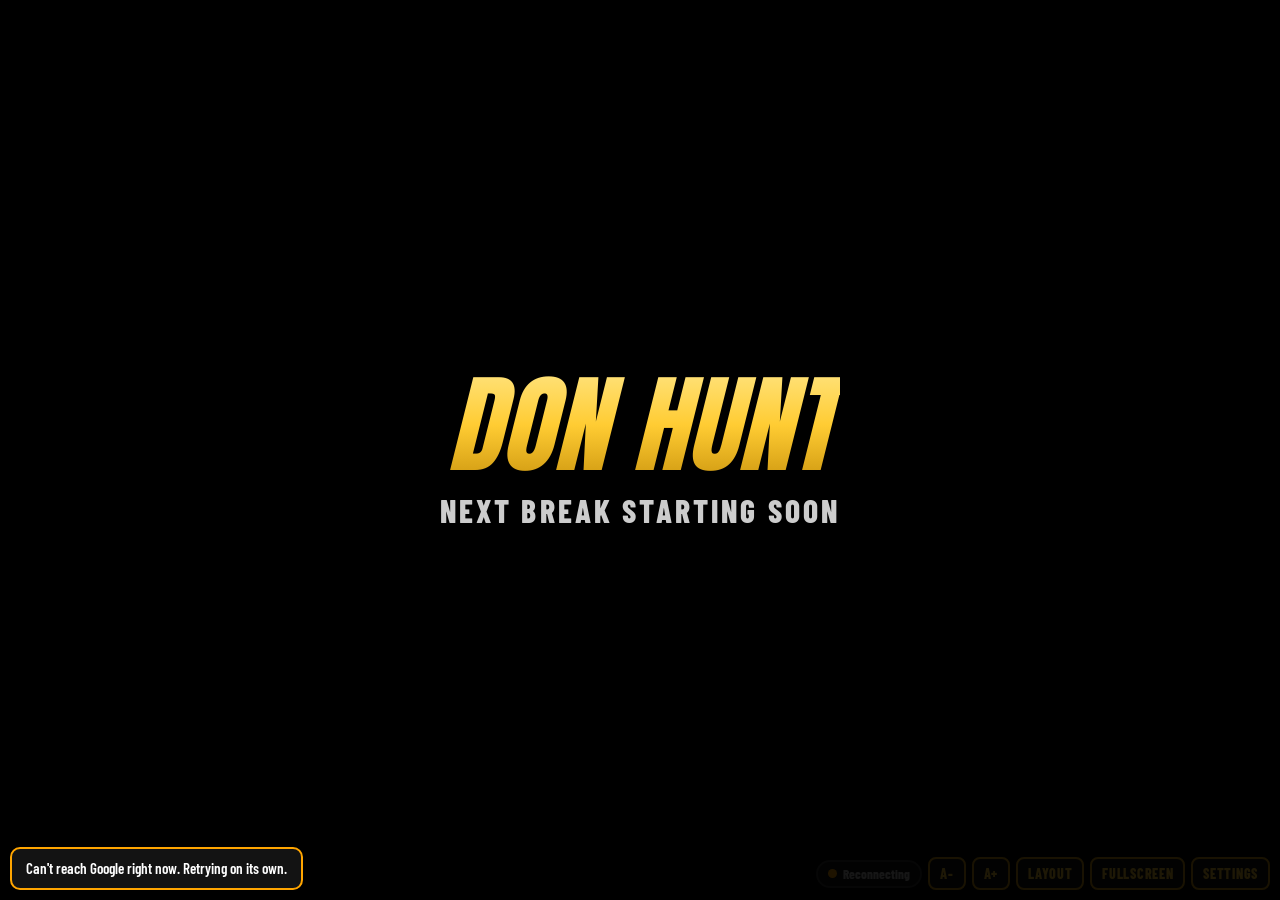
<file: prefill/index.html>
<!DOCTYPE html>
<html lang="en">
<head>
<meta charset="utf-8">
<meta name="viewport" content="width=device-width, initial-scale=1">
<title>DON HUNT - $10 Pre-Fill</title>
<link rel="icon" href="../images/favicon.svg">
<link rel="preconnect" href="https://fonts.googleapis.com">
<link rel="preconnect" href="https://fonts.gstatic.com" crossorigin>
<link href="https://fonts.googleapis.com/css2?family=Anton&family=Barlow+Condensed:wght@500;600;700;800;900&display=swap" rel="stylesheet">
<link rel="stylesheet" href="../assets/board.css">
</head>
<body data-type="prefill">
<script src="../assets/config.js"></script>
<script src="../assets/sheet.js"></script>
<script src="../assets/images.js"></script>
<script src="../assets/board.js"></script>
</body>
</html>
</file>
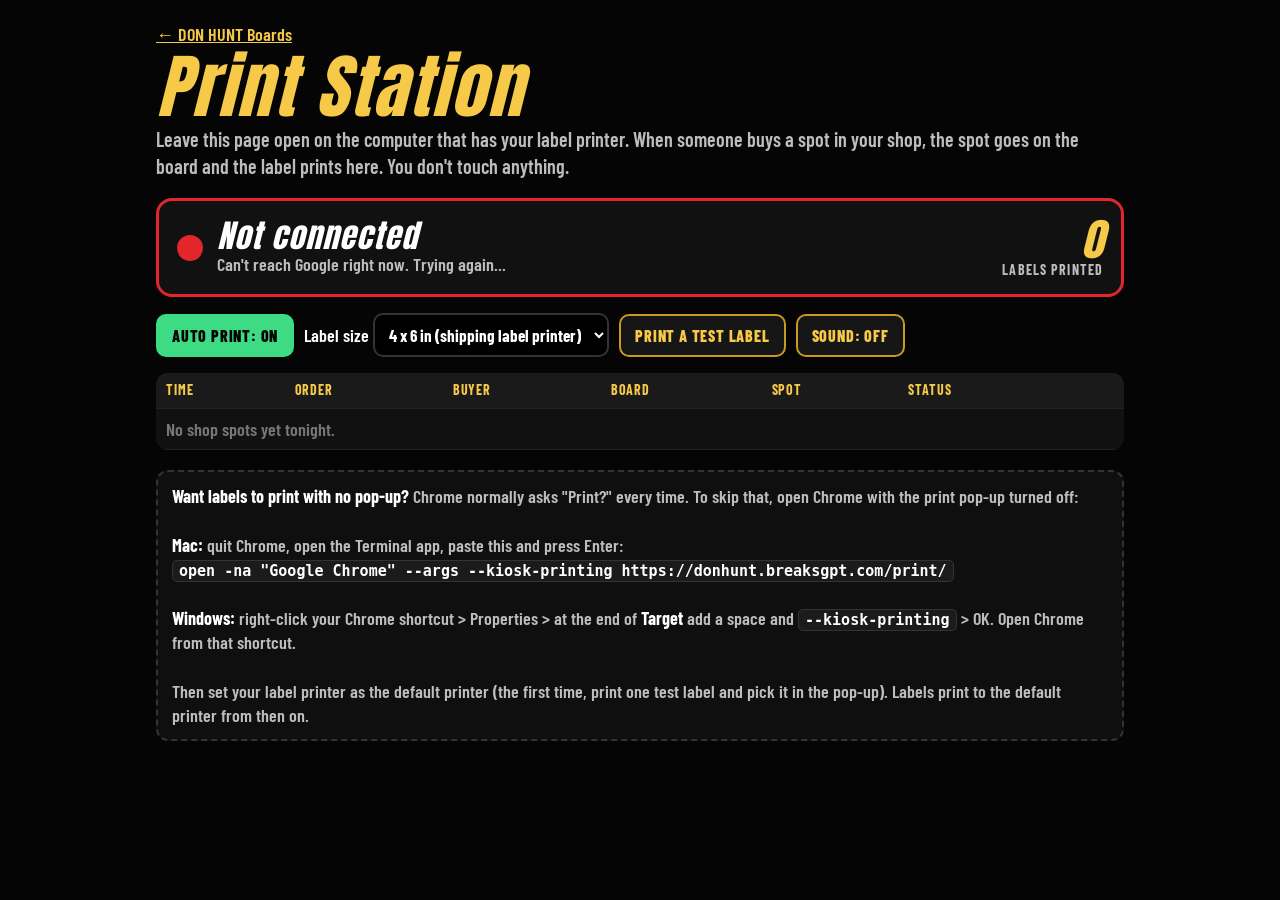
<file: print/index.html>
<!DOCTYPE html>
<html lang="en">
<head>
<meta charset="utf-8">
<meta name="viewport" content="width=device-width, initial-scale=1">
<title>DON HUNT - Print Station</title>
<link rel="icon" href="../images/favicon.svg">
<link href="https://fonts.googleapis.com/css2?family=Anton&family=Barlow+Condensed:wght@500;600;700;800&display=swap" rel="stylesheet">
<style id="pagesize">@page { size: 4in 6in; margin: 0; }</style>
<style>
  :root { --bg:#050505; --panel:#111; --line:#2c2c2c; --gold:#f7c948; --gold-3:#c99a1e; --green:#3ddc84; --red:#e2262b; --muted:#bdbdbd;
          --head:"Anton",Impact,sans-serif; --body:"Barlow Condensed","Arial Narrow",Arial,sans-serif; }
  * { box-sizing: border-box; }
  body { margin:0; color:#fff; font:600 18px/1.35 var(--body); background: var(--bg); min-height:100vh; }
  .wrap { max-width: 1000px; margin: 0 auto; padding: 22px 16px 60px; }
  a { color: var(--gold); }
  h1 { font: italic 400 clamp(40px, 7vw, 70px)/1 var(--head); margin: 6px 0 4px; color: var(--gold); letter-spacing:.03em; }
  .lead { color: var(--muted); margin: 0 0 18px; font-size: 20px; }
  .status { display:flex; align-items:center; gap:14px; flex-wrap:wrap; background:var(--panel); border:3px solid var(--line); border-radius:16px; padding:16px 18px; margin-bottom:16px; }
  .light { width:26px; height:26px; border-radius:50%; background:#666; flex:none; }
  .status.ok { border-color: var(--green); } .status.ok .light { background: var(--green); box-shadow:0 0 14px var(--green); animation: pulse 2s infinite; }
  .status.err { border-color: var(--red); } .status.err .light { background: var(--red); }
  .status.off { border-color: #555; }
  @keyframes pulse { 50% { opacity:.45; } }
  .status .big { font: italic 400 32px/1 var(--head); letter-spacing:.03em; }
  .status .count { margin-left:auto; font: italic 400 44px/1 var(--head); color: var(--gold); text-align:right; }
  .status .count span { display:block; font: 700 14px var(--body); color: var(--muted); letter-spacing:.08em; text-transform:uppercase; }
  .row { display:flex; gap:10px; flex-wrap:wrap; align-items:center; margin: 0 0 16px; }
  .btn { font: 800 16px var(--body); text-transform:uppercase; letter-spacing:.05em; background:#161616; color:var(--gold); border:2px solid var(--gold-3); border-radius:10px; padding:10px 14px; cursor:pointer; }
  .btn:hover, .btn.primary { background: var(--gold); color:#000; }
  .btn.onoff.on { background: var(--green); border-color: var(--green); color:#000; }
  select { font: 700 17px var(--body); background:#000; color:#fff; border:2px solid #333; border-radius:10px; padding:9px 10px; }
  table { width:100%; border-collapse: collapse; background: var(--panel); border-radius: 12px; overflow:hidden; }
  th, td { text-align:left; padding: 8px 10px; border-bottom: 1px solid #222; }
  th { background:#1a1a1a; color: var(--gold); text-transform: uppercase; font-size: 14px; letter-spacing:.06em; }
  td.spot { font: italic 400 26px/1 var(--head); color: var(--gold); }
  tr.bad td { color: #ff9a9a; }
  .tip { background:#0f0f0f; border:2px dashed #333; border-radius:12px; padding:12px 14px; margin-top:20px; color: var(--muted); }
  .tip b { color:#fff; }
  code { background:#1b1b1b; border:1px solid #333; border-radius:5px; padding:1px 6px; font-size: 15px; color:#fff; word-break: break-all; }
  .tablewrap { overflow-x:auto; }

  /* ---------- the label itself (only visible when printing) ---------- */
  #label { display:none; }
  @media print {
    body { background:#fff; }
    .wrap { display:none !important; }
    #label { display:flex; }
  }
  #label { width: var(--lw, 4in); height: var(--lh, 6in); color:#000; background:#fff; flex-direction:column; align-items:stretch; justify-content:space-between;
           padding: .12in; font-family: var(--body); overflow:hidden; }
  #label .l-board { font: 800 .34in/1 var(--body); text-transform: uppercase; text-align:center; border-bottom: .04in solid #000; padding-bottom:.05in; white-space:nowrap; overflow:hidden; text-overflow:ellipsis; }
  #label .l-spotlbl { font: 800 .22in/1 var(--body); text-align:center; letter-spacing:.1em; margin-top:.06in; }
  #label .l-spot { font: 400 2.4in/0.95 var(--head); text-align:center; }
  #label .l-spot.long { font-size: 1in; }
  #label .l-buyer { font: 800 .46in/1.05 var(--body); text-align:center; word-break: break-word; }
  #label .l-meta { font: 700 .17in/1.2 var(--body); text-align:center; border-top: .03in solid #000; padding-top: .05in; }
  #label .l-warn { font: 800 .3in/1.1 var(--body); text-align:center; background:#000; color:#fff; padding:.04in; }
  /* small labels: side by side */
  #label.small { flex-direction: row; align-items: center; padding: .05in .08in; gap:.08in; }
  #label.small .l-left { flex:none; text-align:center; }
  #label.small .l-spot { font-size: calc(var(--lh) * .72); line-height:.9; }
  #label.small .l-spot.long { font-size: calc(var(--lh) * .3); }
  #label.small .l-spotlbl { font-size: .09in; margin:0; }
  #label.small .l-right { flex:1; min-width:0; display:flex; flex-direction:column; gap:.02in; }
  #label.small .l-board { font-size: .12in; border:0; padding:0; text-align:left; }
  #label.small .l-buyer { font-size: .19in; text-align:left; white-space:nowrap; overflow:hidden; text-overflow:ellipsis; }
  #label.small .l-meta { font-size: .085in; border:0; padding:0; text-align:left; white-space:nowrap; overflow:hidden; text-overflow:ellipsis; }
  #label.small .l-warn { font-size: .1in; }
</style>
</head>
<body>
<div class="wrap">
  <a href="../">&larr; DON HUNT Boards</a>
  <h1>Print Station</h1>
  <div class="lead">Leave this page open on the computer that has your label printer. When someone buys a spot in your shop, the spot goes on the board and the label prints here. You don't touch anything.</div>

  <div class="status off" id="status">
    <div class="light"></div>
    <div><div class="big" id="stBig">Starting up...</div><div id="stSmall" style="color:var(--muted)"></div></div>
    <div class="count" id="count">0<span>labels printed</span></div>
  </div>

  <div class="row">
    <button class="btn onoff on" id="auto">Auto print: ON</button>
    <label>Label size
      <select id="size">
        <option value="4x6">4 x 6 in (shipping label printer)</option>
        <option value="4x3">4 x 3 in</option>
        <option value="2.25x1.25">2.25 x 1.25 in (DYMO 30334)</option>
        <option value="2x1">2 x 1 in (small sticker)</option>
        <option value="62x29mm">62 x 29 mm (Brother DK-1209)</option>
      </select>
    </label>
    <button class="btn" id="test">Print a test label</button>
    <button class="btn" id="sound">Sound: OFF</button>
  </div>

  <div class="tablewrap">
  <table>
    <thead><tr><th>Time</th><th>Order</th><th>Buyer</th><th>Board</th><th>Spot</th><th>Status</th><th></th></tr></thead>
    <tbody id="list"><tr><td colspan="7" style="color:#777">No shop spots yet tonight.</td></tr></tbody>
  </table>
  </div>

  <div class="tip">
    <b>Want labels to print with no pop-up?</b> Chrome normally asks "Print?" every time. To skip that, open Chrome with the print pop-up turned off:<br><br>
    <b>Mac:</b> quit Chrome, open the Terminal app, paste this and press Enter:<br>
    <code>open -na "Google Chrome" --args --kiosk-printing https://donhunt.breaksgpt.com/print/</code><br><br>
    <b>Windows:</b> right-click your Chrome shortcut &gt; Properties &gt; at the end of <b>Target</b> add a space and <code>--kiosk-printing</code> &gt; OK. Open Chrome from that shortcut.<br><br>
    Then set your label printer as the default printer (the first time, print one test label and pick it in the pop-up). Labels print to the default printer from then on.
  </div>
</div>

<div id="label"></div>

<script src="../assets/config.js"></script>
<script src="../assets/sheet.js"></script>
<script>
(function () {
  const S = window.DonHuntSheet;
  const $ = id => document.getElementById(id);
  const LS = 'donhunt-print:';
  const store = {
    get(k, d) { try { const v = localStorage.getItem(LS + k); return v == null ? d : JSON.parse(v); } catch (e) { return d; } },
    set(k, v) { try { localStorage.setItem(LS + k, JSON.stringify(v)); } catch (e) {} }
  };
  let seen = new Set(store.get('seen', []));
  let printedCount = store.get('count', 0);
  let auto = store.get('auto', true);
  let sound = store.get('sound', false);
  let size = store.get('size', '4x6');
  let first = !store.get('started', false);
  const queue = []; let printing = false;

  const esc = s => String(s == null ? '' : s).replace(/[&<>"]/g, c => ({ '&': '&amp;', '<': '&lt;', '>': '&gt;', '"': '&quot;' }[c]));

  function applySize() {
    let w, h;
    if (size === '62x29mm') { w = '62mm'; h = '29mm'; }
    else { const [a, b] = size.split('x'); w = a + 'in'; h = b + 'in'; }
    $('pagesize').textContent = '@page { size: ' + w + ' ' + h + '; margin: 0; }';
    const L = $('label');
    L.style.setProperty('--lw', w); L.style.setProperty('--lh', h);
    L.className = (size === '4x6') ? '' : 'small';
    if (size === '4x3') L.className = 'small';
    $('size').value = size;
  }
  function paintButtons() {
    $('auto').textContent = 'Auto print: ' + (auto ? 'ON' : 'OFF'); $('auto').classList.toggle('on', auto);
    $('sound').textContent = 'Sound: ' + (sound ? 'ON' : 'OFF'); $('sound').classList.toggle('on', sound);
    $('count').firstChild.nodeValue = printedCount;
  }

  function fillLabel(x) {
    const L = $('label');
    const spot = String(x.spot || '?');
    const long = spot.length > 3;
    const bad = !/ready/i.test(x.status || 'ready');
    const meta = [x.order, x.item, x.time].filter(Boolean).map(esc).join(' &middot; ');
    if (L.className === 'small') {
      L.innerHTML = `<div class="l-left"><div class="l-spotlbl">SPOT</div><div class="l-spot ${long ? 'long' : ''}">${esc(spot)}</div></div>
        <div class="l-right"><div class="l-board">${esc(x.board)}</div><div class="l-buyer">${esc(x.buyer)}</div><div class="l-meta">${meta}</div>${bad ? `<div class="l-warn">${esc(x.status)}</div>` : ''}</div>`;
    } else {
      L.innerHTML = `<div class="l-board">${esc(x.board)}</div><div class="l-spotlbl">SPOT</div><div class="l-spot ${long ? 'long' : ''}">${esc(spot)}</div>
        <div class="l-buyer">${esc(x.buyer)}</div>${bad ? `<div class="l-warn">${esc(x.status)}</div>` : ''}<div class="l-meta">${meta}</div>`;
    }
  }
  function printNext() {
    if (printing || !queue.length) return;
    printing = true;
    const x = queue.shift();
    fillLabel(x);
    const done = () => { window.removeEventListener('afterprint', done); printing = false; printedCount++; store.set('count', printedCount); paintButtons(); setTimeout(printNext, 400); };
    window.addEventListener('afterprint', done);
    setTimeout(() => { try { window.print(); } catch (e) { done(); } }, 150);
  }
  function beep() {
    if (!sound) return;
    try { const c = new (window.AudioContext || window.webkitAudioContext)(); [880, 1320].forEach((f, i) => { const o = c.createOscillator(), g = c.createGain(); o.frequency.value = f; o.connect(g); g.connect(c.destination); const t = c.currentTime + i * .15; g.gain.setValueAtTime(.2, t); g.gain.exponentialRampToValueAtTime(.001, t + .3); o.start(t); o.stop(t + .3); }); } catch (e) {}
  }

  function setStatus(kind, big, small) { $('status').className = 'status ' + kind; $('stBig').textContent = big; $('stSmall').textContent = small || ''; }

  let rowsCache = [];
  function renderList() {
    const tb = $('list');
    const rows = rowsCache.slice(-40).reverse();
    if (!rows.length) { tb.innerHTML = '<tr><td colspan="7" style="color:#777">No shop spots yet tonight.</td></tr>'; return; }
    tb.innerHTML = rows.map((x, i) => `<tr class="${/ready/i.test(x.status) ? '' : 'bad'}"><td>${esc(x.time)}</td><td>${esc(x.order)}</td><td>${esc(x.buyer)}</td><td>${esc(x.board)}</td><td class="spot">${esc(x.spot)}</td><td>${esc(x.status)}</td><td><button class="btn" data-i="${rowsCache.length - 1 - i}">Print</button></td></tr>`).join('');
  }
  $('list').addEventListener('click', e => { const b = e.target.closest('[data-i]'); if (!b) return; queue.push(rowsCache[+b.dataset.i]); printNext(); });

  async function tick() {
    if (!S.SHEET_ID) { setStatus('err', 'No sheet connected', 'Add the Main sheet ID in assets/config.js'); return; }
    const r = await S.readTab('LABELS');
    if (!r.ok) {
      const why = { private: 'The sheet is private. Share > Anyone with the link > Viewer.', notab: 'The Main sheet has no LABELS tab.', offline: 'Can\'t reach Google right now. Trying again...' }[r.reason] || r.reason;
      setStatus('err', 'Not connected', why); return;
    }
    const rows = [];
    r.rows.forEach((c, i) => {
      if (i === 0 || !(c[1] || c[4])) return;
      rows.push({ key: (c[8] || c[1]) + '|' + c[3] + '|' + c[4] + '|' + i, time: c[0], order: c[1], buyer: c[2], board: c[3], spot: c[4], item: c[5], channel: c[6], status: c[7] || 'READY' });
    });
    rowsCache = rows;
    let fresh = 0;
    rows.forEach(x => {
      if (seen.has(x.key)) return;
      seen.add(x.key);
      if (first) return;             // first time on this computer: don't print old orders
      fresh++;
      if (auto) queue.push(x);
    });
    if (first) { first = false; store.set('started', true); }
    store.set('seen', [...seen].slice(-3000));
    renderList();
    if (fresh) beep();
    printNext();
    setStatus(auto ? 'ok' : 'off', auto ? 'Watching for shop orders' : 'Auto print is OFF', 'Last check ' + new Date().toLocaleTimeString() + ' - ' + rows.length + ' spot label(s) in the sheet');
  }

  $('auto').onclick = () => { auto = !auto; store.set('auto', auto); paintButtons(); tick(); };
  $('sound').onclick = () => { sound = !sound; store.set('sound', sound); paintButtons(); beep(); };
  $('size').onchange = () => { size = $('size').value; store.set('size', size); applySize(); };
  $('test').onclick = () => { queue.push({ time: new Date().toLocaleTimeString(), order: '#TEST', buyer: 'TEST BUYER', board: '$10 Pre-Fill', spot: '7', item: 'Test label', status: 'READY' }); printedCount--; printNext(); };

  applySize(); paintButtons();
  tick(); setInterval(tick, 5000);
})();
</script>
</body>
</html>
</file>
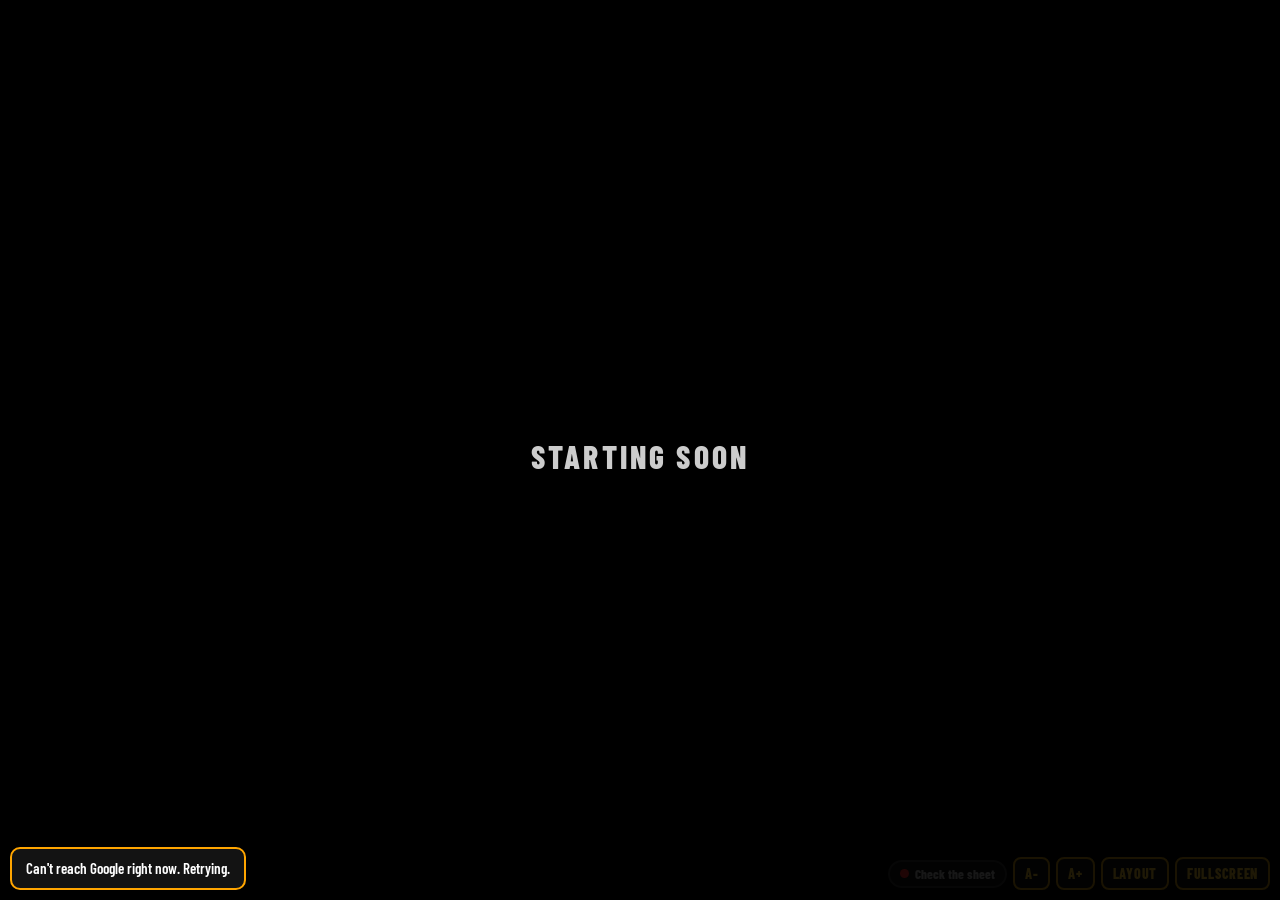
<file: rtyh/index.html>
<!DOCTYPE html>
<html lang="en">
<head>
<meta charset="utf-8">
<meta name="viewport" content="width=device-width, initial-scale=1">
<title>Rip Till You Hit</title>
<link rel="icon" href="../images/favicon.svg">
<link rel="preconnect" href="https://fonts.googleapis.com">
<link rel="preconnect" href="https://fonts.gstatic.com" crossorigin>
<link href="https://fonts.googleapis.com/css2?family=Anton&family=Barlow+Condensed:wght@500;600;700;800;900&display=swap" rel="stylesheet">
<link rel="stylesheet" href="../assets/games.css">
</head>
<body data-game="rtyh">
<script src="../assets/config.js"></script>
<script>(function(){var c=window.DONHUNT_CONFIG||{};if(c.gameSheets&&c.gameSheets["rtyh"])c.sheetId=c.gameSheets["rtyh"];else c.sheetId="";})();</script>
<script src="../assets/sheet.js"></script>
<script src="../assets/images.js"></script>
<script src="../assets/games.js"></script>
</body>
</html>
</file>
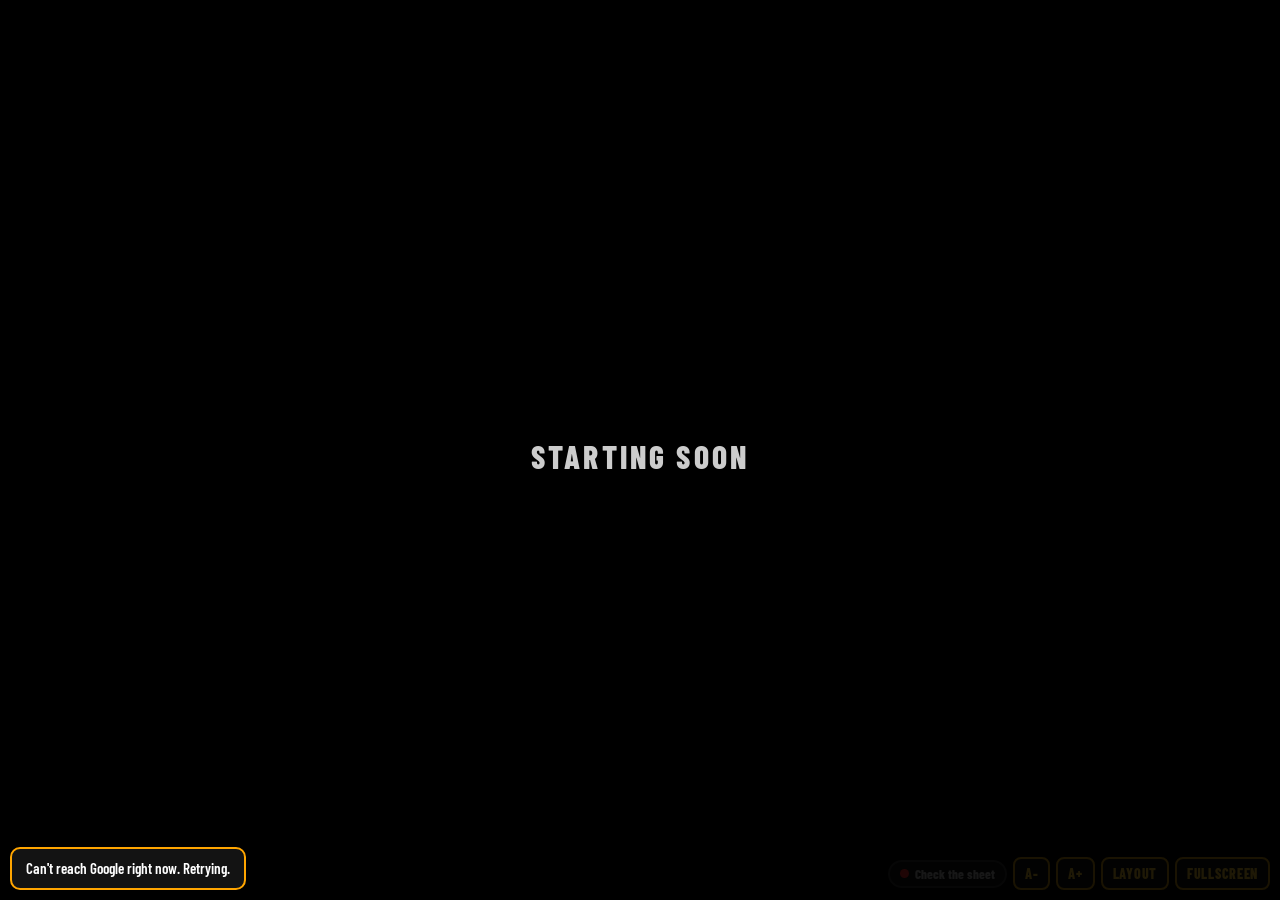
<file: types/index.html>
<!DOCTYPE html>
<html lang="en">
<head>
<meta charset="utf-8">
<meta name="viewport" content="width=device-width, initial-scale=1">
<title>Pick Your Type</title>
<link rel="icon" href="../images/favicon.svg">
<link rel="preconnect" href="https://fonts.googleapis.com">
<link rel="preconnect" href="https://fonts.gstatic.com" crossorigin>
<link href="https://fonts.googleapis.com/css2?family=Anton&family=Barlow+Condensed:wght@500;600;700;800;900&display=swap" rel="stylesheet">
<link rel="stylesheet" href="../assets/games.css">
</head>
<body data-game="types">
<script src="../assets/config.js"></script>
<script>(function(){var c=window.DONHUNT_CONFIG||{};if(c.gameSheets&&c.gameSheets["types"])c.sheetId=c.gameSheets["types"];else c.sheetId="";})();</script>
<script src="../assets/sheet.js"></script>
<script src="../assets/images.js"></script>
<script src="../assets/games.js"></script>
</body>
</html>
</file>
<file: assets/board.css>
/* DON HUNT board - built to be read from across the room and through a phone camera.
   Big type, heavy weights, solid color blocks (open vs taken is readable even when names aren't). */
:root {
  --bg: #000;
  --row: #121212;
  --row-line: #2b2b2b;
  --gold: #ffcc33;
  --gold-2: #ffe27a;
  --gold-3: #d19b12;
  --yellow: #ffd400;
  --red: #ff2b2b;
  --green: #2fe07f;
  --green-bg: #0c4a28;
  --head: "Anton", Impact, "Arial Black", sans-serif;
  --body: "Barlow Condensed", "Arial Narrow", Arial, sans-serif;
  --scale: 1;
  --u: 1vh;            /* size unit: screen height in wide layout */
  --rowfs: 36px;
}
.tall { --u: .56vw; }
* { box-sizing: border-box; }
html, body { margin: 0; height: 100%; }
body { color: #fff; font-family: var(--body); font-weight: 800; overflow: hidden;
  background: radial-gradient(ellipse 70% 35% at 50% 0%, rgba(255,204,51,.16), transparent 70%), var(--bg); }
body.transparent { background: transparent; }

.gold { background: linear-gradient(180deg, var(--gold-2) 0%, var(--gold) 50%, var(--gold-3) 100%);
  -webkit-background-clip: text; background-clip: text; color: transparent; }

/* ---------- stage ---------- */
.stage { height: 100vh; display: flex; flex-direction: column; gap: calc(1.2 * var(--u)); padding: calc(1.6 * var(--u)) calc(1.8 * var(--u)); }
.top, .banner { flex-shrink: 0; }

.top { display: flex; align-items: center; gap: calc(1.4 * var(--u) * var(--scale)); min-width: 0; }
.title { margin: 0; font: italic 400 calc(8.2 * var(--u) * var(--scale))/1 var(--head); letter-spacing: .02em; text-transform: uppercase; white-space: nowrap; padding: 0 .12em 0 .02em;
  filter: drop-shadow(0 .05em 0 #7a5200); }
.tag { font: italic 400 calc(5.4 * var(--u) * var(--scale))/1 var(--head); text-transform: uppercase; letter-spacing: .03em; color: #fff;
  background: var(--red); padding: .1em .4em .12em; border-radius: .12em; transform: skew(-8deg); white-space: nowrap; }
.spacer { flex: 1; }
.price { font: italic 400 calc(5.4 * var(--u) * var(--scale))/1 var(--head); text-transform: uppercase; color: #000; letter-spacing: .02em;
  background: linear-gradient(180deg, var(--gold-2), var(--gold) 60%, var(--gold-3)); padding: .1em .45em .12em; border-radius: .15em; white-space: nowrap; }
.status { font: italic 400 calc(5 * var(--u) * var(--scale))/1 var(--head); text-transform: uppercase; color: #000; background: var(--green);
  padding: .1em .4em .12em; border-radius: .15em; white-space: nowrap; }
.tag:empty, .price:empty, .status:empty, .banner:empty, .boxline:empty { display: none; }

.banner { background: var(--yellow); color: #000; border-radius: .15em; text-align: center; text-transform: uppercase;
  font: italic 400 calc(4.6 * var(--u) * var(--scale))/1.1 var(--head); letter-spacing: .02em; padding: .12em .5em; }

/* ---------- grid ---------- */
.grid { flex: 1; min-height: 0; display: grid; grid-template-columns: 1fr 1.02fr 1fr; gap: calc(1.6 * var(--u)); }
.col { min-height: 0; min-width: 0; }

/* ---------- spots ---------- */
.spots { display: flex; flex-direction: column; gap: 6px; }
.srow { flex: 1 1 0; min-height: 0; display: grid; grid-template-columns: 1.75em minmax(0, 1fr) auto; align-items: stretch;
  background: var(--row); border: 3px solid var(--row-line); border-radius: .22em; overflow: hidden; font-size: calc(var(--rowfs) * var(--scale)); line-height: 1; }
.srow.ghost { visibility: hidden; }
.num { display: grid; place-items: center; font: 400 1em/1 var(--head); color: var(--gold); background: #1f1f1f; border-right: 3px solid var(--row-line); }
.owner { min-width: 0; display: flex; align-items: center; padding: 0 .35em; overflow: hidden; }
.ntxt { white-space: nowrap; overflow: hidden; text-overflow: ellipsis; font-weight: 800; letter-spacing: .01em; }
.srow:not(.filled) .ntxt { color: #5c5c5c; font-size: .72em; letter-spacing: .14em; }
.bid { display: flex; align-items: center; gap: .2em; padding-right: .3em; font: 400 .95em/1 var(--head); letter-spacing: .01em; white-space: nowrap; }
.no-bid .bid:empty { display: none; }
.pill { font: 400 .52em/1 var(--head); letter-spacing: .06em; padding: .22em .38em; border-radius: .2em; }
.pill.free { background: var(--red); color: #fff; }
.pill.win { background: var(--gold); color: #000; }

.srow.filled { background: linear-gradient(90deg, var(--green-bg), #0a2a18); border-color: var(--green); }
.srow.filled .num { background: var(--green); color: #000; border-right-color: var(--green); }
.srow.lead { background: linear-gradient(90deg, var(--gold-2), var(--gold)); border-color: #fff; color: #000; }
.srow.lead .num { background: #000; color: var(--gold); border-right-color: #000; }
.srow.lead .ntxt { color: #000; }
.srow.lead .ntxt::before { content: "\1F451  "; }
.srow.pop { animation: pop 1.1s ease-out; }
.srow input { width: 100%; min-width: 0; background: #000; border: 2px solid #444; border-radius: .15em; color: #fff; font: 800 .8em var(--body); padding: 0 .25em; margin: .12em 0; }
.srow input.bidin { width: 3.4em; text-align: right; }

/* ---------- center ---------- */
.center { display: flex; flex-direction: column; gap: calc(1.6 * var(--u)); }
.card { background: #0d0d0d; border: 4px solid var(--gold); border-radius: calc(1.4 * var(--u)); overflow: hidden; }

.chase { flex: 1 1 auto; min-height: 0; display: flex; flex-direction: column; }
.chasehead { flex: 0 0 auto; text-align: center; color: #fff; background: var(--red); text-transform: uppercase; letter-spacing: .12em;
  font: italic 400 calc(4.6 * var(--u) * var(--scale))/1.25 var(--head); }
.chaselist { flex: 1; min-height: 0; display: grid; gap: calc(1 * var(--u)); padding: calc(1.2 * var(--u)); }
.chaselist.n2 { grid-template-columns: 1fr 1fr; }
.chaselist.n3, .chaselist.n4 { grid-template-columns: 1fr 1fr; grid-template-rows: 1fr 1fr; }
.chaseitem { min-height: 0; display: flex; flex-direction: column; align-items: center; gap: calc(.8 * var(--u)); }
.cimg { flex: 1 1 0; min-height: 0; width: 100%; position: relative; }
.cimg img { position: absolute; inset: 0; width: 100%; height: 100%; object-fit: contain; border-radius: calc(.8 * var(--u)); filter: drop-shadow(0 0 calc(1.6 * var(--u)) rgba(255,204,51,.45)); }
.ctext { flex: 0 0 auto; text-align: center; max-width: 100%; }
.cname { font: 800 calc(3.6 * var(--u) * var(--scale))/1.05 var(--body); text-transform: uppercase; overflow-wrap: anywhere; }
.cvalue { font: italic 400 calc(6.4 * var(--u) * var(--scale))/1.02 var(--head); text-transform: uppercase; overflow-wrap: anywhere; padding: 0 .1em; }
.chaselist:not(.n1) .cname { font-size: calc(2.6 * var(--u) * var(--scale)); }
.chaselist:not(.n1) .cvalue { font-size: calc(4 * var(--u) * var(--scale)); }
.nochase { align-self: center; justify-self: center; color: #555; font: italic 400 calc(4 * var(--u))/1 var(--head); text-transform: uppercase; }
.boxline { flex: 0 0 auto; text-align: center; background: #1a1a1a; color: #fff; text-transform: uppercase; letter-spacing: .04em;
  font: 800 calc(3 * var(--u) * var(--scale))/1.3 var(--body); padding: 0 .4em; white-space: nowrap; overflow: hidden; text-overflow: ellipsis; }
.chase.reveal { animation: reveal 1.4s cubic-bezier(.2,.9,.3,1.2); }

.leader, .fill { flex: 0 0 auto; text-align: center; padding: calc(1 * var(--u)) calc(1.4 * var(--u)) calc(1.4 * var(--u)); }
.lbl { font: italic 400 calc(3.4 * var(--u) * var(--scale))/1 var(--head); letter-spacing: .12em; text-transform: uppercase; color: #fff; }
.bigmoney { font: italic 400 calc(13 * var(--u) * var(--scale))/1 var(--head); color: var(--gold); text-shadow: 0 .04em 0 #7a5200; }
.leadname { font: 800 calc(5.6 * var(--u) * var(--scale))/1.05 var(--body); white-space: nowrap; overflow: hidden; text-overflow: ellipsis; }
.leadname.none { color: #666; }
.leader.bump { animation: bump .9s ease-out; }
.fillnum { font: italic 400 calc(13 * var(--u) * var(--scale))/1 var(--head); }
.fillnum b { font-weight: 400; color: var(--green); }
.fillnum span { color: #fff; }
.bar { height: calc(2.6 * var(--u) * var(--scale)); background: #262626; border-radius: 99px; overflow: hidden; margin: calc(.6 * var(--u)) 0 calc(.9 * var(--u)); }
.bar > i { display: block; height: 100%; width: 0; background: var(--green); transition: width .6s ease; }
.openlbl { font: italic 400 calc(6 * var(--u) * var(--scale))/1 var(--head); letter-spacing: .04em; color: var(--gold); }
.openlbl.sold { color: var(--red); animation: pulse 1.2s ease-in-out infinite; }
[hidden] { display: none !important; }

/* ---------- tall (9:16) ---------- */
.tall .grid { grid-template-columns: 1fr 1fr; grid-template-rows: minmax(0, .9fr) minmax(0, 1.25fr); }
.tall .center { grid-column: 1 / -1; grid-row: 1; flex-direction: row; }
.tall .center .chase { flex: 1.2 1 0; }
.tall .center .leader, .tall .center .fill { flex: 1 1 0; display: flex; flex-direction: column; justify-content: center; }
.tall .spots.left { grid-column: 1; grid-row: 2; }
.tall .spots.right { grid-column: 2; grid-row: 2; }
.tall .top { flex-wrap: wrap; }
.tall .title { font-size: calc(10 * var(--u) * var(--scale)); }

/* ---------- host tools (hidden with ?clean=1) ---------- */
.toolbar { position: fixed; right: 10px; bottom: 10px; display: flex; gap: 6px; align-items: center; z-index: 20; opacity: .12; transition: opacity .25s; font-size: 14px; }
.toolbar:hover, .toolbar.awake { opacity: 1; }
.btn { font: 800 14px var(--body); text-transform: uppercase; letter-spacing: .05em; background: #161616; color: var(--gold); border: 2px solid var(--gold-3); border-radius: 8px; padding: 6px 10px; cursor: pointer; }
.btn:hover { background: var(--gold); color: #000; }
.dot { display: inline-flex; align-items: center; gap: 6px; background: #111; border: 2px solid #333; color: #bbb; border-radius: 99px; padding: 4px 10px; font-size: 13px; max-width: 42vw; white-space: nowrap; overflow: hidden; text-overflow: ellipsis; }
.dot::before { content: ""; width: 9px; height: 9px; border-radius: 50%; background: #777; flex: 0 0 auto; }
.dot.ok::before { background: var(--green); }
.dot.warn::before { background: orange; }
.dot.err::before { background: var(--red); }
.clean .toolbar, .clean .panel, .clean .notice { display: none !important; }

.notice { position: fixed; left: 10px; bottom: 10px; z-index: 20; max-width: min(560px, 70vw); background: rgba(20,20,20,.96); border: 2px solid orange; border-radius: 10px; padding: 10px 14px; font: 600 15px/1.3 var(--body); }
.notice b { color: var(--gold); }

.panel { position: fixed; top: 0; right: 0; bottom: 0; width: min(380px, 92vw); background: #0d0d0d; border-left: 3px solid var(--gold-3); z-index: 30; overflow-y: auto; padding: 16px; font: 600 16px var(--body); transform: translateX(105%); transition: transform .25s ease; }
.panel.open { transform: none; }
.panel h3 { font: italic 400 26px var(--head); letter-spacing: .04em; margin: 4px 0 10px; color: var(--gold); }
.panel h4 { margin: 16px 0 6px; text-transform: uppercase; letter-spacing: .08em; font-size: 14px; color: #bbb; }
.panel label { display: block; margin: 8px 0 2px; font-size: 14px; color: #ddd; }
.panel input[type=text], .panel input[type=number], .panel select { width: 100%; background: #000; color: #fff; border: 2px solid #333; border-radius: 6px; padding: 6px 8px; font: 600 16px var(--body); }
.panel .chk { display: flex; align-items: center; gap: 8px; margin: 10px 0; }
.panel .row2 { display: flex; gap: 8px; flex-wrap: wrap; margin-top: 12px; }
.panel .hint { color: #999; font-size: 14px; font-weight: 500; line-height: 1.3; }
.panel .hint b { color: #ddd; }
.panel .close { position: absolute; top: 10px; right: 10px; }

.splash { position: fixed; inset: 0; display: grid; place-items: center; text-align: center; z-index: 10; background: #000; transition: opacity .4s; }
.splash.gone { opacity: 0; pointer-events: none; }
.splash .big { font: italic 400 clamp(56px, 12vh, 160px)/1 var(--head); }
.splash .small { font-size: clamp(20px, 3.5vh, 40px); color: #ccc; text-transform: uppercase; letter-spacing: .1em; margin-top: .4em; }

@keyframes pop { 0% { background: var(--green); } 100% { } }
@keyframes bump { 0% { transform: scale(1.08); box-shadow: 0 0 4vh var(--gold); } 100% { transform: none; } }
@keyframes reveal { 0% { transform: scale(.6) rotate(-3deg); opacity: 0; box-shadow: 0 0 0 var(--gold); } 60% { transform: scale(1.04); box-shadow: 0 0 6vh var(--gold); opacity: 1; } 100% { transform: none; } }
@keyframes pulse { 50% { opacity: .5; } }
@media (prefers-reduced-motion: reduce) { * { animation: none !important; transition: none !important; } }
.tall .lbl { font-size: calc(6 * var(--u) * var(--scale)); }
.tall .bigmoney, .tall .fillnum { font-size: calc(26 * var(--u) * var(--scale)); }
.tall .leadname { font-size: calc(9 * var(--u) * var(--scale)); }
.tall .openlbl { font-size: calc(10 * var(--u) * var(--scale)); }
.tall .bar { height: calc(4 * var(--u) * var(--scale)); }
.chaselist.n3 .chaseitem:first-child { grid-column: 1 / -1; }
</file>
<file: assets/games.css>
/* DON HUNT game boards (RTYH, Pick Your Type, Case Break, Wall of Hits).
   Same look as the spot boards: huge type, solid color blocks, readable through a phone camera. */
:root {
  --bg: #000; --panel: #0d0d0d; --row: #141414; --line: #2b2b2b;
  --gold: #ffcc33; --gold-2: #ffe27a; --gold-3: #d19b12;
  --yellow: #ffd400; --red: #ff2b2b; --green: #2fe07f; --green-bg: #0c4a28; --blue: #2a7bf0; --purple: #8a4dff;
  --head: "Anton", Impact, "Arial Black", sans-serif;
  --body: "Barlow Condensed", "Arial Narrow", Arial, sans-serif;
  --scale: 1; --u: 1vh;
}
.tall { --u: .56vw; }
* { box-sizing: border-box; }
html, body { margin: 0; height: 100%; }
body { color: #fff; font-family: var(--body); font-weight: 800; overflow: hidden;
  background: radial-gradient(ellipse 70% 35% at 50% 0%, rgba(255,204,51,.16), transparent 70%), var(--bg); }
body.transparent { background: transparent; }
[hidden] { display: none !important; }
.gold { background: linear-gradient(180deg, var(--gold-2) 0%, var(--gold) 50%, var(--gold-3) 100%); -webkit-background-clip: text; background-clip: text; color: transparent; }
.u { font-size: calc(var(--u) * var(--scale)); }   /* 1em = 1 size unit inside */

.stage { height: 100vh; display: flex; flex-direction: column; gap: calc(1.2 * var(--u)); padding: calc(1.6 * var(--u)) calc(1.8 * var(--u)); transition: opacity .35s; }
.top { flex: 0 0 auto; display: flex; align-items: center; gap: calc(1.4 * var(--u) * var(--scale)); min-width: 0; flex-wrap: wrap; }
.title { margin: 0; font: italic 400 calc(8.2 * var(--u) * var(--scale))/1 var(--head); letter-spacing: .02em; text-transform: uppercase; white-space: nowrap; padding: 0 .12em 0 .02em; filter: drop-shadow(0 .05em 0 #7a5200); }
.tag { font: italic 400 calc(5.4 * var(--u) * var(--scale))/1 var(--head); text-transform: uppercase; letter-spacing: .03em; color: #fff; background: var(--red); padding: .1em .4em .12em; border-radius: .12em; transform: skew(-8deg); white-space: nowrap; }
.spacer { flex: 1; }
.price { font: italic 400 calc(5.4 * var(--u) * var(--scale))/1 var(--head); text-transform: uppercase; color: #000; background: linear-gradient(180deg, var(--gold-2), var(--gold) 60%, var(--gold-3)); padding: .1em .45em .12em; border-radius: .15em; white-space: nowrap; }
.status { font: italic 400 calc(5 * var(--u) * var(--scale))/1 var(--head); text-transform: uppercase; color: #000; background: var(--green); padding: .1em .4em .12em; border-radius: .15em; white-space: nowrap; }
.status.hot { background: var(--red); color: #fff; animation: pulse 1.6s ease-in-out infinite; }
.strip { flex: 0 0 auto; background: var(--yellow); color: #000; border-radius: .15em; text-align: center; text-transform: uppercase; font: italic 400 calc(4.4 * var(--u) * var(--scale))/1.15 var(--head); letter-spacing: .02em; padding: .12em .5em; }
.tag:empty, .price:empty, .status:empty, .strip:empty { display: none; }
.main { flex: 1; min-height: 0; display: grid; gap: calc(1.6 * var(--u)); }
.card { background: var(--panel); border: 4px solid var(--gold); border-radius: calc(1.4 * var(--u)); overflow: hidden; min-height: 0; min-width: 0; display: flex; flex-direction: column; }
.cardhead { flex: 0 0 auto; text-align: center; color: #fff; background: var(--red); text-transform: uppercase; letter-spacing: .1em; font: italic 400 calc(4.2 * var(--u) * var(--scale))/1.25 var(--head); }
.cardhead.gold-bg { background: linear-gradient(180deg, var(--gold-2), var(--gold) 60%, var(--gold-3)); color: #000; }
.cardbody { flex: 1; min-height: 0; padding: calc(1.2 * var(--u)); display: flex; flex-direction: column; gap: calc(1 * var(--u)); }
.muted { color: #6a6a6a; }
.pic { position: relative; min-height: 0; }
.pic img { position: absolute; inset: 0; width: 100%; height: 100%; object-fit: contain; filter: drop-shadow(0 0 calc(1.4 * var(--u)) rgba(255,204,51,.4)); }
.fit { white-space: nowrap; overflow: hidden; text-overflow: ellipsis; }

/* ---------- RTYH ---------- */
.rtyh .main { grid-template-columns: 1.5fr 1fr; }
.now { flex: 1; display: flex; flex-direction: column; align-items: center; justify-content: center; text-align: center; gap: calc(.6 * var(--u)); min-height: 0; }
.now .who { font: 800 calc(9 * var(--u) * var(--scale))/1 var(--body); width: 100%; }
.now .packlbl { font: italic 400 calc(4.6 * var(--u) * var(--scale))/1 var(--head); letter-spacing: .12em; color: #fff; }
.now .packs { font: italic 400 calc(30 * var(--u) * var(--scale))/.9 var(--head); color: var(--gold); text-shadow: 0 .03em 0 #7a5200; }
.now .spend { font: 800 calc(4 * var(--u) * var(--scale))/1 var(--body); color: #cfcfcf; }
.now.idle .who { color: #777; font-size: calc(7 * var(--u) * var(--scale)); }
.packs.bump { animation: bump .6s ease-out; }
.hitrule { flex: 0 0 auto; display: flex; align-items: center; gap: calc(1 * var(--u)); background: #1a1a1a; border-radius: calc(1 * var(--u)); padding: calc(.8 * var(--u)) calc(1.2 * var(--u)); }
.hitrule .lbl { font: italic 400 calc(3.6 * var(--u) * var(--scale))/1 var(--head); color: var(--red); letter-spacing: .06em; white-space: nowrap; }
.hitrule .rule { font: 800 calc(4 * var(--u) * var(--scale))/1.05 var(--body); flex: 1; min-width: 0; }
.thumbs { display: flex; gap: calc(.6 * var(--u)); flex: 0 0 auto; }
.thumbs img { height: calc(9 * var(--u)); width: auto; max-width: calc(9 * var(--u)); object-fit: contain; border-radius: calc(.5 * var(--u)); background: #000; }
.stats { flex: 0 0 auto; display: grid; grid-template-columns: repeat(3, 1fr); gap: calc(.8 * var(--u)); }
.stat { background: #1a1a1a; border-radius: calc(.8 * var(--u)); text-align: center; padding: calc(.6 * var(--u)) calc(.4 * var(--u)); min-width: 0; }
.stat b { display: block; font: italic 400 calc(7 * var(--u) * var(--scale))/1 var(--head); color: var(--gold); }
.stat span { display: block; font: 800 calc(2.6 * var(--u) * var(--scale))/1.1 var(--body); text-transform: uppercase; letter-spacing: .06em; color: #cfcfcf; }
.hist { flex: 1; min-height: 0; display: flex; flex-direction: column; gap: 6px; overflow: hidden; }
.hrow { flex: 0 0 auto; display: grid; grid-template-columns: 1fr auto; align-items: center; gap: .4em; background: var(--row); border: 3px solid var(--line); border-radius: .22em; padding: .15em .35em; font-size: calc(4.2 * var(--u) * var(--scale)); line-height: 1.05; }
.hrow.hit { border-color: var(--green); background: linear-gradient(90deg, var(--green-bg), #0a2a18); }
.hrow .n { min-width: 0; }
.hrow .n small { display: block; font-size: .62em; color: #cfcfcf; white-space: nowrap; overflow: hidden; text-overflow: ellipsis; }
.hrow .p { font: italic 400 1em/1 var(--head); color: var(--gold); white-space: nowrap; }

/* ---------- Pick Your Type ---------- */
.types .main { grid-template-columns: 1fr; }
.tgrid { flex: 1; min-height: 0; display: grid; gap: calc(1.2 * var(--u)); }
.tile { --c: #555; --ink: #fff; position: relative; min-width: 0; min-height: 0; border-radius: calc(1.2 * var(--u)); border: .35em solid var(--c); background: #0b0b0b; display: flex; flex-direction: column; justify-content: center; align-items: center; text-align: center; padding: .3em; overflow: hidden; font-size: var(--tfs, 30px); }
.tile > * { flex-shrink: 0; }
.tile .tname { max-width: 100%; padding: 0 .2em; font: italic 400 1.15em/1.12 var(--head); text-transform: uppercase; letter-spacing: .03em; color: var(--c); }
.tile .towner { font: 800 .82em/1.15 var(--body); margin-top: .18em; max-width: 100%; width: 100%; }
.tile.open .towner { color: #666; letter-spacing: .14em; font-size: .6em; }
.tile.sold { background: var(--c); }
.tile.sold .tname, .tile.sold .towner { color: var(--ink); }
.tile .thits { margin-bottom: .15em; background: #000; color: var(--gold); font: italic 400 .5em/1 var(--head); padding: .2em .4em; border-radius: .3em; }
.tile.pop { animation: pop2 1s ease-out; }

/* ---------- Case break ---------- */
.case .main { grid-template-columns: 1fr 1.1fr 1fr; }
.slist { flex: 1; min-height: 0; display: grid; grid-auto-flow: column; gap: 5px; }
.srow2 { min-height: 0; min-width: 0; display: grid; grid-template-columns: 1.6em minmax(0,1fr); align-items: center; background: var(--row); border: 2px solid var(--line); border-radius: .2em; overflow: hidden; font-size: var(--sfs, 20px); line-height: 1; }
.srow2 .num { align-self: stretch; display: grid; place-items: center; font: 400 1em var(--head); color: var(--gold); background: #1f1f1f; }
.srow2 .nm { padding: 0 .3em; white-space: nowrap; overflow: hidden; text-overflow: ellipsis; }
.srow2:not(.filled) .nm { color: #555; font-size: .7em; letter-spacing: .12em; }
.srow2.filled { border-color: var(--green); background: linear-gradient(90deg, var(--green-bg), #0a2a18); }
.srow2.filled .num { background: var(--green); color: #000; }
.bprog { flex: 0 0 auto; text-align: center; }
.bprog b { font: italic 400 calc(9 * var(--u) * var(--scale))/1 var(--head); color: var(--gold); }
.bprog span { display: block; font: 800 calc(3 * var(--u) * var(--scale))/1.1 var(--body); letter-spacing: .08em; text-transform: uppercase; }
.bgrid { flex: 1; min-height: 0; display: grid; gap: calc(.8 * var(--u)); }
.box { min-width: 0; min-height: 0; border-radius: calc(.8 * var(--u)); border: .18em solid #333; background: #111; display: flex; flex-direction: column; align-items: center; justify-content: center; font-size: var(--bfs, 24px); line-height: 1; }
.box .bn { font: italic 400 1em var(--head); }
.box .bs { font: 800 .5em var(--body); letter-spacing: .08em; text-transform: uppercase; color: #888; margin-top: .15em; }
.box.ripping { border-color: var(--gold); background: #2a2105; animation: glow 1.4s ease-in-out infinite; }
.box.ripping .bs { color: var(--gold); }
.box.done { border-color: var(--green); background: var(--green-bg); }
.box.done .bs { color: var(--green); }
.feed { flex: 1; min-height: 0; display: flex; flex-direction: column; gap: calc(.8 * var(--u)); overflow: hidden; }
.fitem { flex: 0 0 auto; display: grid; grid-template-columns: calc(11 * var(--u)) minmax(0, 1fr); gap: calc(.8 * var(--u)); align-items: center; background: #151515; border-radius: calc(.8 * var(--u)); padding: calc(.5 * var(--u)); }
.fitem .fpic { height: calc(11 * var(--u)); position: relative; }
.fitem .fcard { font: italic 400 calc(3.6 * var(--u) * var(--scale))/1.05 var(--head); color: var(--gold); text-transform: uppercase; overflow-wrap: anywhere; }
.fitem .fwho { font: 800 calc(3.2 * var(--u) * var(--scale))/1.1 var(--body); }
.fitem.new { animation: pop2 1.2s ease-out; }

/* ---------- Wall of hits ---------- */
.hits .main { grid-template-columns: 1.15fr 1fr; }
.spot { flex: 1; min-height: 0; display: flex; flex-direction: column; gap: calc(1 * var(--u)); }
.spot .pic { flex: 1; }
.spot .scard { flex: 0 0 auto; text-align: center; font: italic 400 calc(7 * var(--u) * var(--scale))/1 var(--head); text-transform: uppercase; overflow-wrap: anywhere; }
.spot .swho { flex: 0 0 auto; width: 100%; text-align: center; font: 800 calc(5 * var(--u) * var(--scale))/1 var(--body); }
.spot .snote { flex: 0 0 auto; text-align: center; font: 800 calc(3.2 * var(--u) * var(--scale))/1.1 var(--body); color: #cfcfcf; text-transform: uppercase; letter-spacing: .06em; }
.spot.swap { animation: fadein .6s ease-out; }
.wgrid { flex: 1; min-height: 0; display: grid; grid-template-columns: repeat(3, 1fr); grid-auto-rows: 1fr; gap: calc(.8 * var(--u)); }
.witem { min-height: 0; min-width: 0; background: #151515; border-radius: calc(.8 * var(--u)); border: 2px solid #2a2a2a; display: flex; flex-direction: column; padding: calc(.4 * var(--u)); }
.witem.on { border-color: var(--gold); }
.witem .pic { flex: 1; }
.witem .wn { flex: 0 0 auto; text-align: center; font: 800 calc(2.4 * var(--u) * var(--scale))/1.1 var(--body); }
.witem .wc { flex: 0 0 auto; text-align: center; font: italic 400 calc(2.4 * var(--u) * var(--scale))/1.1 var(--head); color: var(--gold); text-transform: uppercase; }

/* ---------- tall (9:16) ---------- */
.tall .rtyh .main, .tall.rtyh .main { grid-template-columns: 1fr; grid-template-rows: 1.3fr 1fr; }
.tall.hits .main { grid-template-columns: 1fr; grid-template-rows: 1.2fr 1fr; }
.tall.case .main { grid-template-columns: 1fr 1fr; grid-template-rows: 1fr 1fr; }
.tall.case .c-spots { grid-row: 1 / 3; }

/* ---------- celebration ---------- */
.party { position: fixed; inset: 0; z-index: 40; display: grid; place-items: center; background: radial-gradient(circle, rgba(255,204,51,.35), rgba(0,0,0,.92) 60%); animation: fadein .3s ease-out; overflow: hidden; }
.party .pbox { text-align: center; max-width: 92vw; display: flex; flex-direction: column; align-items: center; gap: 1vh; }
.party .phit { font: italic 400 calc(24 * var(--u))/0.9 var(--head); color: var(--gold); text-shadow: 0 .04em 0 #7a5200, 0 0 .3em rgba(255,204,51,.7); animation: slam .7s cubic-bezier(.2,1.4,.4,1); }
.party .ppic { height: 46vh; width: 80vw; position: relative; }
.party .pcard { font: italic 400 calc(7 * var(--u))/1 var(--head); text-transform: uppercase; }
.party .pwho { font: 800 calc(5.5 * var(--u))/1 var(--body); }
.confetti { position: absolute; top: -5vh; width: 1.4vh; height: 2.4vh; opacity: .95; animation: fall linear forwards; }

/* ---------- splash / host tools ---------- */
.splash { position: fixed; inset: 0; display: grid; place-items: center; text-align: center; z-index: 10; background: #000; transition: opacity .4s; }
.splash.gone { opacity: 0; pointer-events: none; }
.splash .big { font: italic 400 clamp(56px, 12vh, 160px)/1 var(--head); }
.splash .small { font-size: clamp(20px, 3.5vh, 40px); color: #ccc; text-transform: uppercase; letter-spacing: .1em; margin-top: .4em; }
.toolbar { position: fixed; right: 10px; bottom: 10px; display: flex; gap: 6px; align-items: center; z-index: 50; opacity: .12; transition: opacity .25s; }
.toolbar:hover, .toolbar.awake { opacity: 1; }
.btn { font: 800 14px var(--body); text-transform: uppercase; letter-spacing: .05em; background: #161616; color: var(--gold); border: 2px solid var(--gold-3); border-radius: 8px; padding: 6px 10px; cursor: pointer; }
.btn:hover { background: var(--gold); color: #000; }
.dot { display: inline-flex; align-items: center; gap: 6px; background: #111; border: 2px solid #333; color: #bbb; border-radius: 99px; padding: 4px 10px; font-size: 13px; max-width: 42vw; white-space: nowrap; overflow: hidden; text-overflow: ellipsis; }
.dot::before { content: ""; width: 9px; height: 9px; border-radius: 50%; background: #777; flex: 0 0 auto; }
.dot.ok::before { background: var(--green); } .dot.warn::before { background: orange; } .dot.err::before { background: var(--red); }
.notice { position: fixed; left: 10px; bottom: 10px; z-index: 50; max-width: min(560px, 70vw); background: rgba(20,20,20,.96); border: 2px solid orange; border-radius: 10px; padding: 10px 14px; font: 600 15px/1.3 var(--body); }
.notice b { color: var(--gold); }
.clean .toolbar, .clean .notice { display: none !important; }

@keyframes pulse { 50% { opacity: .5; } }
@keyframes bump { 0% { transform: scale(1.25); } 100% { transform: none; } }
@keyframes pop2 { 0% { transform: scale(1.12); box-shadow: 0 0 3vh var(--gold); } 100% { transform: none; } }
@keyframes glow { 50% { box-shadow: 0 0 2.5vh rgba(255,204,51,.7); } }
@keyframes fadein { from { opacity: 0; } to { opacity: 1; } }
@keyframes slam { 0% { transform: scale(3); opacity: 0; } 100% { transform: none; opacity: 1; } }
@keyframes fall { to { transform: translateY(115vh) rotate(720deg); } }
@media (prefers-reduced-motion: reduce) { * { animation: none !important; transition: none !important; } }

.tall .now .who { font-size: calc(12 * var(--u) * var(--scale)); }
.tall .now .packlbl { font-size: calc(7 * var(--u) * var(--scale)); }
.tall .now .packs { font-size: calc(46 * var(--u) * var(--scale)); }
.tall .now .spend { font-size: calc(6 * var(--u) * var(--scale)); }
.tall .hrow { font-size: calc(6 * var(--u) * var(--scale)); }
</file>
